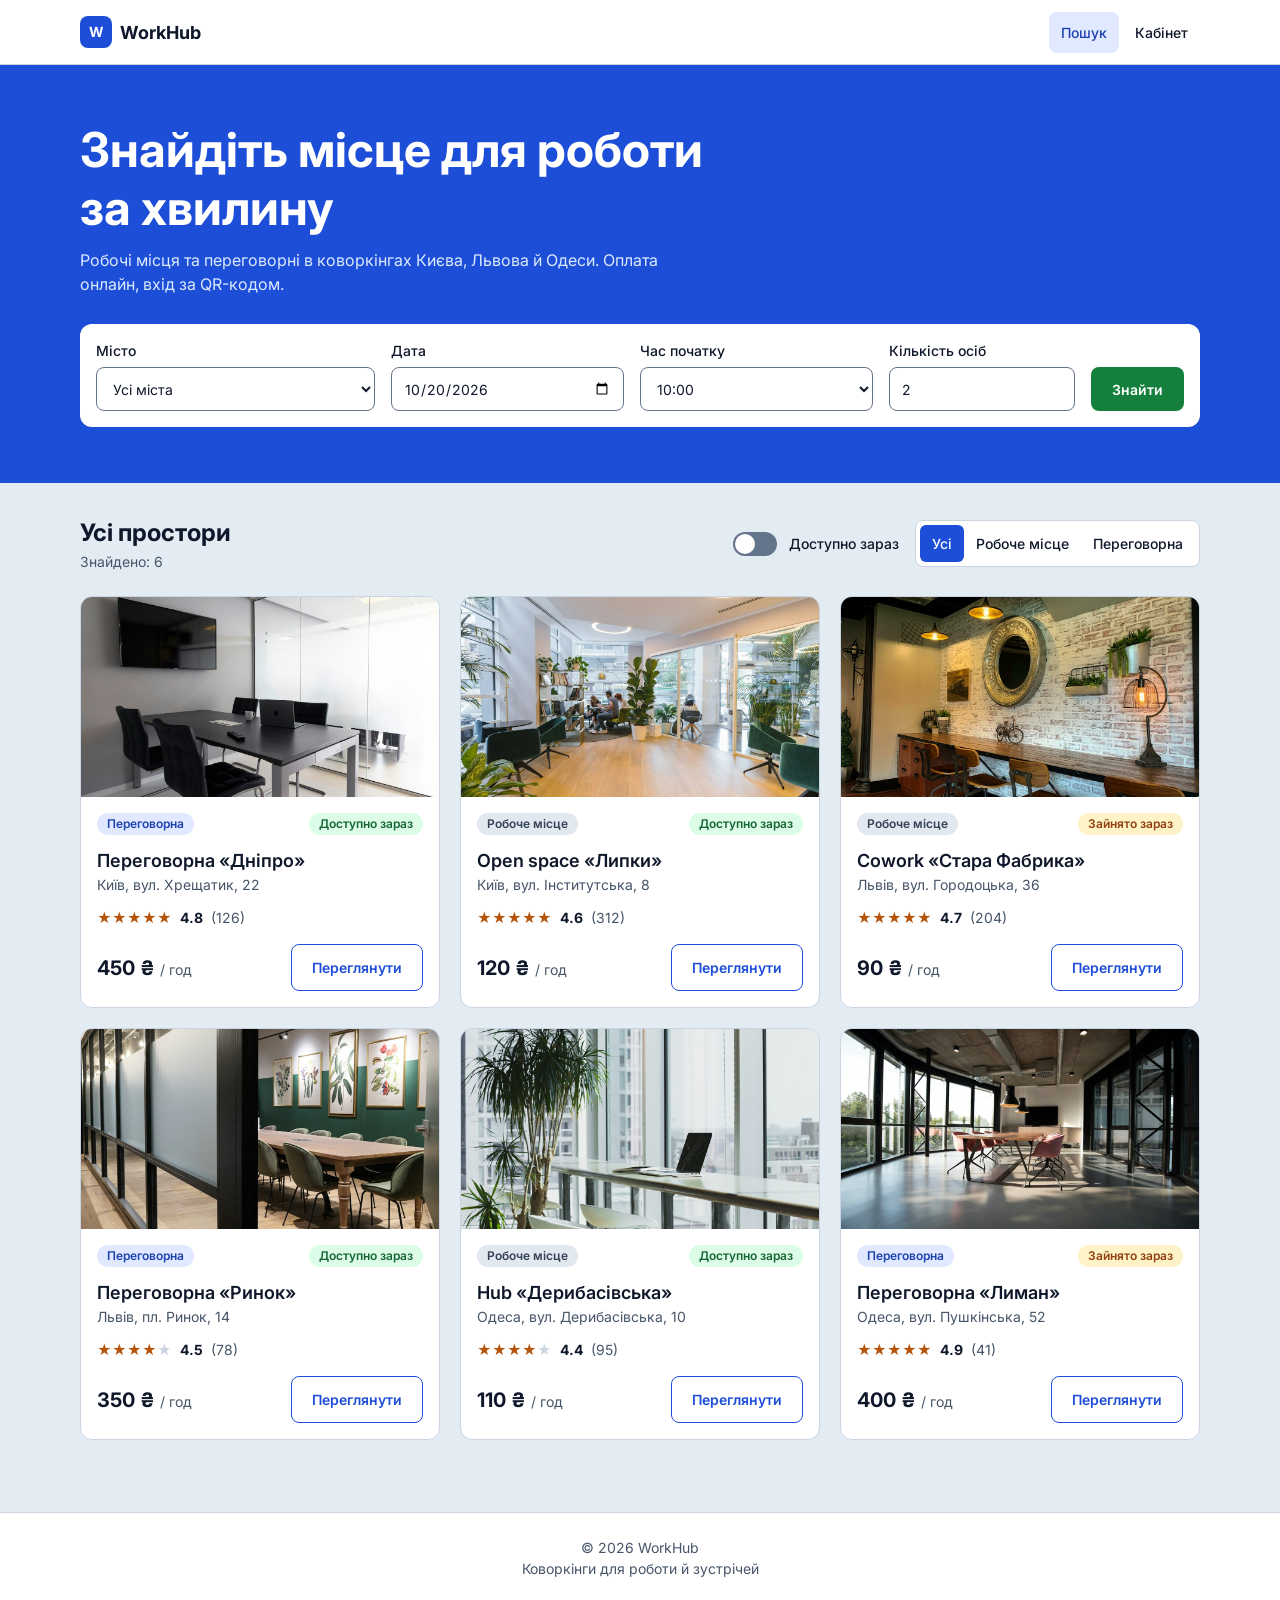
<file: index.html>
<!DOCTYPE html>
<html lang="uk">
  <head>
    <meta charset="UTF-8">
    <meta name="viewport" content="width=device-width, initial-scale=1.0">
    <title>Пошук коворкінгів — WorkHub</title>
    <link rel="stylesheet" href="https://fonts.googleapis.com/css2?family=Inter:wght@400;500;600;700&display=swap">
    <link rel="stylesheet" href="style.css">
  </head>
  <body>

    <header class="header">
      <div class="container header-inner">
        <a href="index.html" class="logo">
          <span class="logo-mark">W</span>
          WorkHub
        </a>
        <nav class="nav" aria-label="Основна навігація">
          <a href="index.html" class="active">Пошук</a>
          <a href="dashboard.html">Кабінет</a>
        </nav>
      </div>
    </header>

    <main>
      <section class="hero">
        <div class="container">
          <h1 class="hero-title">Знайдіть місце для роботи за хвилину</h1>
          <p class="hero-text">
            Робочі місця та переговорні в коворкінгах Києва, Львова й Одеси.
            Оплата онлайн, вхід за QR-кодом.
          </p>

          <form class="search-form" action="index.html" aria-label="Пошук коворкінгів">
            <div>
              <label class="label" for="q-city">Місто</label>
              <select class="input" id="q-city" name="city">
                <option value="">Усі міста</option>
                <option>Київ</option>
                <option>Львів</option>
                <option>Одеса</option>
              </select>
            </div>
            <div>
              <label class="label" for="q-date">Дата</label>
              <input class="input" id="q-date" name="date" type="date" value="2026-10-20">
            </div>
            <div>
              <label class="label" for="q-time">Час початку</label>
              <select class="input" id="q-time" name="time">
                <option>09:00</option>
                <option selected>10:00</option>
                <option>11:00</option>
                <option>12:00</option>
                <option>13:00</option>
                <option>14:00</option>
                <option>15:00</option>
                <option>16:00</option>
                <option>17:00</option>
                <option>18:00</option>
              </select>
            </div>
            <div>
              <label class="label" for="q-guests">Кількість осіб</label>
              <input class="input" id="q-guests" name="guests" type="number" value="2" min="1" max="20">
            </div>
            <button class="btn btn-accent" type="submit">Знайти</button>
          </form>
        </div>
      </section>

      <section class="container results">
        <div class="results-head">
          <div>
            <h2>Усі простори</h2>
            <p class="text-small text-muted">Знайдено: 6</p>
          </div>

          <div class="filters">
            <label class="switch">
              <input type="checkbox" class="sr-only">
              <span class="switch-track"></span>
              Доступно зараз
            </label>

            <div class="segmented">
              <label><input type="radio" name="type" class="sr-only" checked><span>Усі</span></label>
              <label><input type="radio" name="type" class="sr-only"><span>Робоче місце</span></label>
              <label><input type="radio" name="type" class="sr-only"><span>Переговорна</span></label>
            </div>
          </div>
        </div>

        <ul class="cards-grid">
          <li>
            <article class="card">
              <img class="card-photo" src="images/meetTv.jpg" alt="Переговорна «Дніпро»: переговорна у місті Київ">
              <div class="card-body">
                <div class="row row-between">
                  <span class="badge badge-blue">Переговорна</span>
                  <span class="badge badge-green">Доступно зараз</span>
                </div>
                <h3 class="card-title">Переговорна «Дніпро»</h3>
                <p class="text-small text-muted">Київ, вул. Хрещатик, 22</p>
                <div class="card-rating">
                  <span class="stars" role="img" aria-label="Рейтинг 4.8 з 5, 126 відгуків"><span class="on">★</span><span class="on">★</span><span class="on">★</span><span class="on">★</span><span class="on">★</span></span>
                  <strong>4.8</strong>
                  <span class="text-muted">(126)</span>
                </div>
                <div class="card-footer">
                  <p class="price">450 ₴ <span class="price-unit">/ год</span></p>
                  <a href="space.html" class="btn btn-outline">Переглянути</a>
                </div>
              </div>
            </article>
          </li>
          <li>
            <article class="card">
              <img class="card-photo" src="images/openPlants.jpg" alt="Open space «Липки»: робочі місця у місті Київ">
              <div class="card-body">
                <div class="row row-between">
                  <span class="badge badge-gray">Робоче місце</span>
                  <span class="badge badge-green">Доступно зараз</span>
                </div>
                <h3 class="card-title">Open space «Липки»</h3>
                <p class="text-small text-muted">Київ, вул. Інститутська, 8</p>
                <div class="card-rating">
                  <span class="stars" role="img" aria-label="Рейтинг 4.6 з 5, 312 відгуків"><span class="on">★</span><span class="on">★</span><span class="on">★</span><span class="on">★</span><span class="on">★</span></span>
                  <strong>4.6</strong>
                  <span class="text-muted">(312)</span>
                </div>
                <div class="card-footer">
                  <p class="price">120 ₴ <span class="price-unit">/ год</span></p>
                  <a href="space.html" class="btn btn-outline">Переглянути</a>
                </div>
              </div>
            </article>
          </li>
          <li>
            <article class="card">
              <img class="card-photo" src="images/loftBar.jpg" alt="Cowork «Стара Фабрика»: робочі місця у місті Львів">
              <div class="card-body">
                <div class="row row-between">
                  <span class="badge badge-gray">Робоче місце</span>
                  <span class="badge badge-amber">Зайнято зараз</span>
                </div>
                <h3 class="card-title">Cowork «Стара Фабрика»</h3>
                <p class="text-small text-muted">Львів, вул. Городоцька, 36</p>
                <div class="card-rating">
                  <span class="stars" role="img" aria-label="Рейтинг 4.7 з 5, 204 відгуків"><span class="on">★</span><span class="on">★</span><span class="on">★</span><span class="on">★</span><span class="on">★</span></span>
                  <strong>4.7</strong>
                  <span class="text-muted">(204)</span>
                </div>
                <div class="card-footer">
                  <p class="price">90 ₴ <span class="price-unit">/ год</span></p>
                  <a href="space.html" class="btn btn-outline">Переглянути</a>
                </div>
              </div>
            </article>
          </li>
          <li>
            <article class="card">
              <img class="card-photo" src="images/meetGreen.jpg" alt="Переговорна «Ринок»: переговорна у місті Львів">
              <div class="card-body">
                <div class="row row-between">
                  <span class="badge badge-blue">Переговорна</span>
                  <span class="badge badge-green">Доступно зараз</span>
                </div>
                <h3 class="card-title">Переговорна «Ринок»</h3>
                <p class="text-small text-muted">Львів, пл. Ринок, 14</p>
                <div class="card-rating">
                  <span class="stars" role="img" aria-label="Рейтинг 4.5 з 5, 78 відгуків"><span class="on">★</span><span class="on">★</span><span class="on">★</span><span class="on">★</span><span>★</span></span>
                  <strong>4.5</strong>
                  <span class="text-muted">(78)</span>
                </div>
                <div class="card-footer">
                  <p class="price">350 ₴ <span class="price-unit">/ год</span></p>
                  <a href="space.html" class="btn btn-outline">Переглянути</a>
                </div>
              </div>
            </article>
          </li>
          <li>
            <article class="card">
              <img class="card-photo" src="images/openWindow.jpg" alt="Hub «Дерибасівська»: робочі місця у місті Одеса">
              <div class="card-body">
                <div class="row row-between">
                  <span class="badge badge-gray">Робоче місце</span>
                  <span class="badge badge-green">Доступно зараз</span>
                </div>
                <h3 class="card-title">Hub «Дерибасівська»</h3>
                <p class="text-small text-muted">Одеса, вул. Дерибасівська, 10</p>
                <div class="card-rating">
                  <span class="stars" role="img" aria-label="Рейтинг 4.4 з 5, 95 відгуків"><span class="on">★</span><span class="on">★</span><span class="on">★</span><span class="on">★</span><span>★</span></span>
                  <strong>4.4</strong>
                  <span class="text-muted">(95)</span>
                </div>
                <div class="card-footer">
                  <p class="price">110 ₴ <span class="price-unit">/ год</span></p>
                  <a href="space.html" class="btn btn-outline">Переглянути</a>
                </div>
              </div>
            </article>
          </li>
          <li>
            <article class="card">
              <img class="card-photo" src="images/meetPink.jpg" alt="Переговорна «Лиман»: переговорна у місті Одеса">
              <div class="card-body">
                <div class="row row-between">
                  <span class="badge badge-blue">Переговорна</span>
                  <span class="badge badge-amber">Зайнято зараз</span>
                </div>
                <h3 class="card-title">Переговорна «Лиман»</h3>
                <p class="text-small text-muted">Одеса, вул. Пушкінська, 52</p>
                <div class="card-rating">
                  <span class="stars" role="img" aria-label="Рейтинг 4.9 з 5, 41 відгуків"><span class="on">★</span><span class="on">★</span><span class="on">★</span><span class="on">★</span><span class="on">★</span></span>
                  <strong>4.9</strong>
                  <span class="text-muted">(41)</span>
                </div>
                <div class="card-footer">
                  <p class="price">400 ₴ <span class="price-unit">/ год</span></p>
                  <a href="space.html" class="btn btn-outline">Переглянути</a>
                </div>
              </div>
            </article>
          </li>
        </ul>
      </section>
    </main>

    <footer class="footer">
      <p>© 2026 WorkHub</p>
      <p>Коворкінги для роботи й зустрічей</p>
    </footer>

    <script src="script.js" defer></script>
  </body>
</html>
</file>
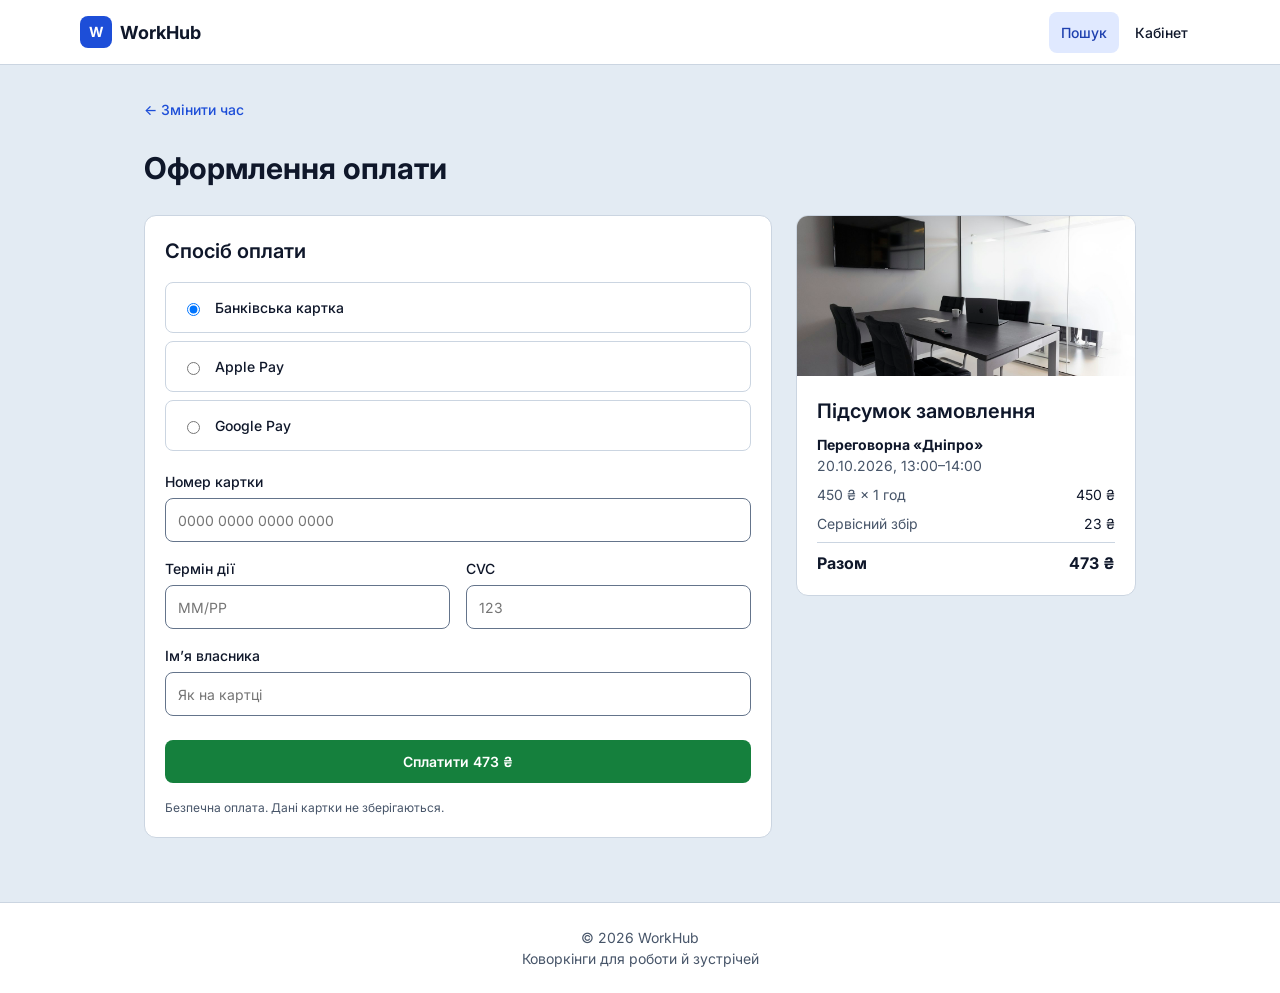
<file: checkout.html>
<!DOCTYPE html>
<html lang="uk">
  <head>
    <meta charset="UTF-8">
    <meta name="viewport" content="width=device-width, initial-scale=1.0">
    <title>Оформлення оплати - WorkHub</title>
    <link rel="stylesheet" href="https://fonts.googleapis.com/css2?family=Inter:wght@400;500;600;700&display=swap">
    <link rel="stylesheet" href="style.css">
  </head>
  <body>

    <header class="header">
      <div class="container header-inner">
        <a href="index.html" class="logo">
          <span class="logo-mark">W</span>
          WorkHub
        </a>
        <nav class="nav" aria-label="Основна навігація">
          <a href="index.html" class="active">Пошук</a>
          <a href="dashboard.html">Кабінет</a>
        </nav>
      </div>
    </header>

    <main>
      <div class="container page page-narrow">
        <a href="space.html" class="back-link">← Змінити час</a>
        <h1>Оформлення оплати</h1>

        <div class="checkout mt-24">
          <form class="card card-padding" action="success.html">
            <fieldset>
              <legend class="section-title">Спосіб оплати</legend>
              <div class="mt-16">
                <label class="payment-method"><input type="radio" name="method" value="card" checked> Банківська картка</label>
              </div>
              <div class="mt-8">
                <label class="payment-method"><input type="radio" name="method" value="apple"> Apple Pay</label>
              </div>
              <div class="mt-8">
                <label class="payment-method"><input type="radio" name="method" value="google"> Google Pay</label>
              </div>
            </fieldset>

            <div class="card-fields">
              <div class="wide">
                <label class="label" for="card-num">Номер картки</label>
                <input class="input" id="card-num" type="text" inputmode="numeric" placeholder="0000 0000 0000 0000" maxlength="19">
              </div>
              <div>
                <label class="label" for="card-exp">Термін дії</label>
                <input class="input" id="card-exp" type="text" placeholder="ММ/РР" maxlength="5">
              </div>
              <div>
                <label class="label" for="card-cvc">CVC</label>
                <input class="input" id="card-cvc" type="text" inputmode="numeric" placeholder="123" maxlength="3">
              </div>
              <div class="wide">
                <label class="label" for="card-name">Ім’я власника</label>
                <input class="input" id="card-name" type="text" placeholder="Як на картці">
              </div>
            </div>

            <button class="btn btn-accent btn-full mt-24" type="submit">Сплатити 473 ₴</button>
            <p class="text-xs text-muted mt-16">Безпечна оплата. Дані картки не зберігаються.</p>
          </form>

          <aside class="card checkout-summary">
            <img class="summary-photo" src="images/meetTv.jpg" alt="">
            <div class="card-padding">
              <h2 class="section-title">Підсумок замовлення</h2>
              <p class="text-small mt-8"><strong>Переговорна «Дніпро»</strong></p>
              <p class="text-small text-muted">20.10.2026, 13:00–14:00</p>
              <dl class="summary text-small">
                <div>
                  <dt>450 ₴ × 1 год</dt>
                  <dd>450 ₴</dd>
                </div>
                <div>
                  <dt>Сервісний збір</dt>
                  <dd>23 ₴</dd>
                </div>
                <div class="total">
                  <dt>Разом</dt>
                  <dd>473 ₴</dd>
                </div>
              </dl>
            </div>
          </aside>
        </div>
      </div>
    </main>

    <footer class="footer">
      <p>© 2026 WorkHub</p>
      <p>Коворкінги для роботи й зустрічей</p>
    </footer>
    <script src="script.js" defer></script>
  </body>
</html>
</file>
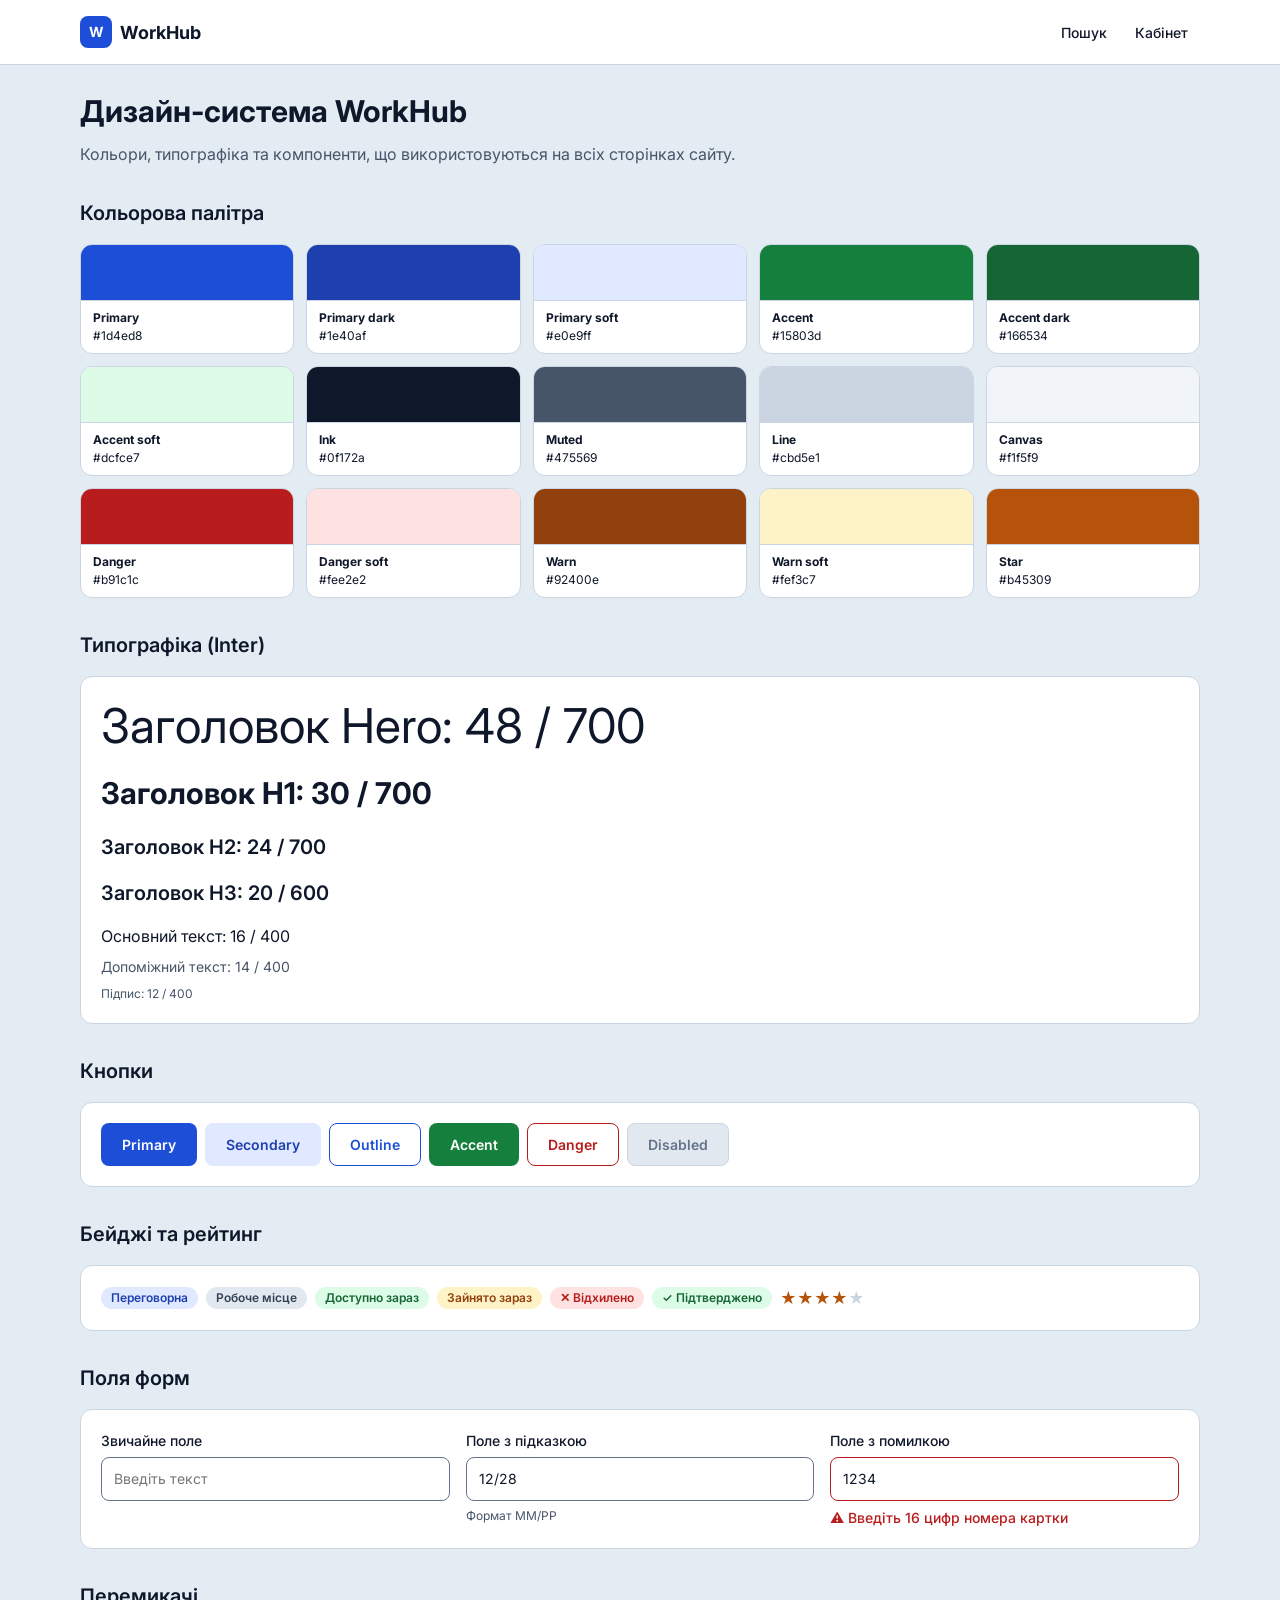
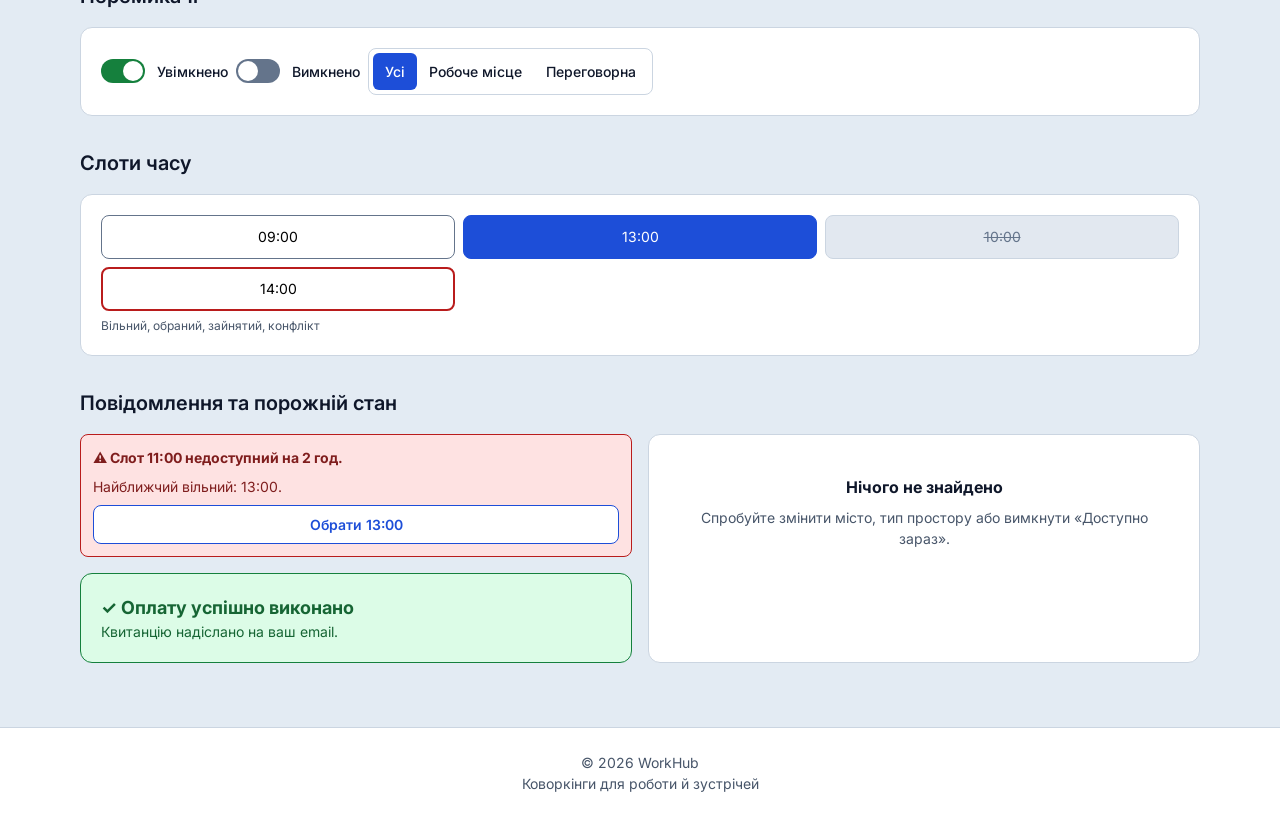
<file: components.html>
<!DOCTYPE html>
<html lang="uk">
  <head>
    <meta charset="UTF-8">
    <meta name="viewport" content="width=device-width, initial-scale=1.0">
    <title>Дизайн-система - WorkHub</title>
    <link rel="stylesheet" href="https://fonts.googleapis.com/css2?family=Inter:wght@400;500;600;700&display=swap">
    <link rel="stylesheet" href="style.css">
  </head>
  <body>

    <header class="header">
      <div class="container header-inner">
        <a href="index.html" class="logo">
          <span class="logo-mark">W</span>
          WorkHub
        </a>
        <nav class="nav" aria-label="Основна навігація">
          <a href="index.html">Пошук</a>
          <a href="dashboard.html">Кабінет</a>
        </nav>
      </div>
    </header>

    <main>
      <div class="container page">
        <h1>Дизайн-система WorkHub</h1>
        <p class="text-muted mt-8">Кольори, типографіка та компоненти, що використовуються на всіх сторінках сайту.</p>

        <section class="ds-section">
          <h2>Кольорова палітра</h2>
          <div class="swatches">
            <div class="card swatch">
              <div class="swatch-color" style="background: #1d4ed8;"></div>
              <p class="swatch-name"><strong>Primary</strong><br>#1d4ed8</p>
            </div>
            <div class="card swatch">
              <div class="swatch-color" style="background: #1e40af;"></div>
              <p class="swatch-name"><strong>Primary dark</strong><br>#1e40af</p>
            </div>
            <div class="card swatch">
              <div class="swatch-color" style="background: #e0e9ff;"></div>
              <p class="swatch-name"><strong>Primary soft</strong><br>#e0e9ff</p>
            </div>
            <div class="card swatch">
              <div class="swatch-color" style="background: #15803d;"></div>
              <p class="swatch-name"><strong>Accent</strong><br>#15803d</p>
            </div>
            <div class="card swatch">
              <div class="swatch-color" style="background: #166534;"></div>
              <p class="swatch-name"><strong>Accent dark</strong><br>#166534</p>
            </div>
            <div class="card swatch">
              <div class="swatch-color" style="background: #dcfce7;"></div>
              <p class="swatch-name"><strong>Accent soft</strong><br>#dcfce7</p>
            </div>
            <div class="card swatch">
              <div class="swatch-color" style="background: #0f172a;"></div>
              <p class="swatch-name"><strong>Ink</strong><br>#0f172a</p>
            </div>
            <div class="card swatch">
              <div class="swatch-color" style="background: #475569;"></div>
              <p class="swatch-name"><strong>Muted</strong><br>#475569</p>
            </div>
            <div class="card swatch">
              <div class="swatch-color" style="background: #cbd5e1;"></div>
              <p class="swatch-name"><strong>Line</strong><br>#cbd5e1</p>
            </div>
            <div class="card swatch">
              <div class="swatch-color" style="background: #f1f5f9;"></div>
              <p class="swatch-name"><strong>Canvas</strong><br>#f1f5f9</p>
            </div>
            <div class="card swatch">
              <div class="swatch-color" style="background: #b91c1c;"></div>
              <p class="swatch-name"><strong>Danger</strong><br>#b91c1c</p>
            </div>
            <div class="card swatch">
              <div class="swatch-color" style="background: #fee2e2;"></div>
              <p class="swatch-name"><strong>Danger soft</strong><br>#fee2e2</p>
            </div>
            <div class="card swatch">
              <div class="swatch-color" style="background: #92400e;"></div>
              <p class="swatch-name"><strong>Warn</strong><br>#92400e</p>
            </div>
            <div class="card swatch">
              <div class="swatch-color" style="background: #fef3c7;"></div>
              <p class="swatch-name"><strong>Warn soft</strong><br>#fef3c7</p>
            </div>
            <div class="card swatch">
              <div class="swatch-color" style="background: #b45309;"></div>
              <p class="swatch-name"><strong>Star</strong><br>#b45309</p>
            </div>
          </div>
        </section>

        <section class="ds-section">
          <h2>Типографіка (Inter)</h2>
          <div class="card card-padding">
            <p class="hero-title">Заголовок Hero: 48 / 700</p>
            <h1 class="mt-16">Заголовок H1: 30 / 700</h1>
            <h2 class="mt-16">Заголовок H2: 24 / 700</h2>
            <h3 class="mt-16">Заголовок H3: 20 / 600</h3>
            <p class="mt-16">Основний текст: 16 / 400</p>
            <p class="text-small text-muted mt-8">Допоміжний текст: 14 / 400</p>
            <p class="text-xs text-muted mt-8">Підпис: 12 / 400</p>
          </div>
        </section>

        <section class="ds-section">
          <h2>Кнопки</h2>
          <div class="card card-padding row row-wrap">
            <button class="btn btn-primary" type="button">Primary</button>
            <button class="btn btn-secondary" type="button">Secondary</button>
            <button class="btn btn-outline" type="button">Outline</button>
            <button class="btn btn-accent" type="button">Accent</button>
            <button class="btn btn-danger" type="button">Danger</button>
            <button class="btn btn-primary" type="button" disabled>Disabled</button>
          </div>
        </section>

        <section class="ds-section">
          <h2>Бейджі та рейтинг</h2>
          <div class="card card-padding row row-wrap">
            <span class="badge badge-blue">Переговорна</span>
            <span class="badge badge-gray">Робоче місце</span>
            <span class="badge badge-green">Доступно зараз</span>
            <span class="badge badge-amber">Зайнято зараз</span>
            <span class="badge badge-red">✕ Відхилено</span>
            <span class="badge badge-green">✓ Підтверджено</span>
            <span class="stars" role="img" aria-label="Оцінка 4 з 5"><span class="on">★</span><span class="on">★</span><span class="on">★</span><span class="on">★</span><span>★</span></span>
          </div>
        </section>

        <section class="ds-section">
          <h2>Поля форм</h2>
          <div class="card card-padding ds-grid ds-grid-3">
            <div>
              <label class="label" for="ds-1">Звичайне поле</label>
              <input class="input" id="ds-1" type="text" placeholder="Введіть текст">
            </div>
            <div>
              <label class="label" for="ds-2">Поле з підказкою</label>
              <input class="input" id="ds-2" type="text" value="12/28">
              <p class="field-hint">Формат ММ/РР</p>
            </div>
            <div>
              <label class="label" for="ds-3">Поле з помилкою</label>
              <input class="input input-error" id="ds-3" type="text" value="1234">
              <p class="field-error">⚠ Введіть 16 цифр номера картки</p>
            </div>
          </div>
        </section>

        <section class="ds-section">
          <h2>Перемикачі</h2>
          <div class="card card-padding row row-wrap">
            <label class="switch">
              <input type="checkbox" class="sr-only" checked>
              <span class="switch-track"></span>
              Увімкнено
            </label>
            <label class="switch">
              <input type="checkbox" class="sr-only">
              <span class="switch-track"></span>
              Вимкнено
            </label>
            <div class="segmented">
              <label><input type="radio" name="ds-seg" class="sr-only" checked><span>Усі</span></label>
              <label><input type="radio" name="ds-seg" class="sr-only"><span>Робоче місце</span></label>
              <label><input type="radio" name="ds-seg" class="sr-only"><span>Переговорна</span></label>
            </div>
          </div>
        </section>

        <section class="ds-section">
          <h2>Слоти часу</h2>
          <div class="card card-padding detail-main">
            <div class="slots">
              <button class="slot" type="button">09:00</button>
              <button class="slot selected" type="button">13:00</button>
              <button class="slot" type="button" disabled>10:00</button>
              <button class="slot conflict" type="button">14:00</button>
            </div>
            <p class="field-hint">Вільний, обраний, зайнятий, конфлікт</p>
          </div>
        </section>

        <section class="ds-section">
          <h2>Повідомлення та порожній стан</h2>
          <div class="ds-grid ds-grid-2">
            <div>
              <div class="alert-error">
                <p><strong>⚠ Слот 11:00 недоступний на 2 год.</strong></p>
                <p class="mt-8">Найближчий вільний: 13:00.</p>
                <button class="btn btn-outline btn-small btn-full mt-8" type="button">Обрати 13:00</button>
              </div>
              <div class="alert-success mt-16">
                <p class="alert-title">✓ Оплату успішно виконано</p>
                <p class="text-small">Квитанцію надіслано на ваш email.</p>
              </div>
            </div>
            <div class="card empty">
              <p><strong>Нічого не знайдено</strong></p>
              <p class="text-small text-muted mt-8">Спробуйте змінити місто, тип простору або вимкнути «Доступно зараз».</p>
            </div>
          </div>
        </section>
      </div>
    </main>

    <footer class="footer">
      <p>© 2026 WorkHub</p>
      <p>Коворкінги для роботи й зустрічей</p>
    </footer>
    <script src="script.js" defer></script>
  </body>
</html>
</file>
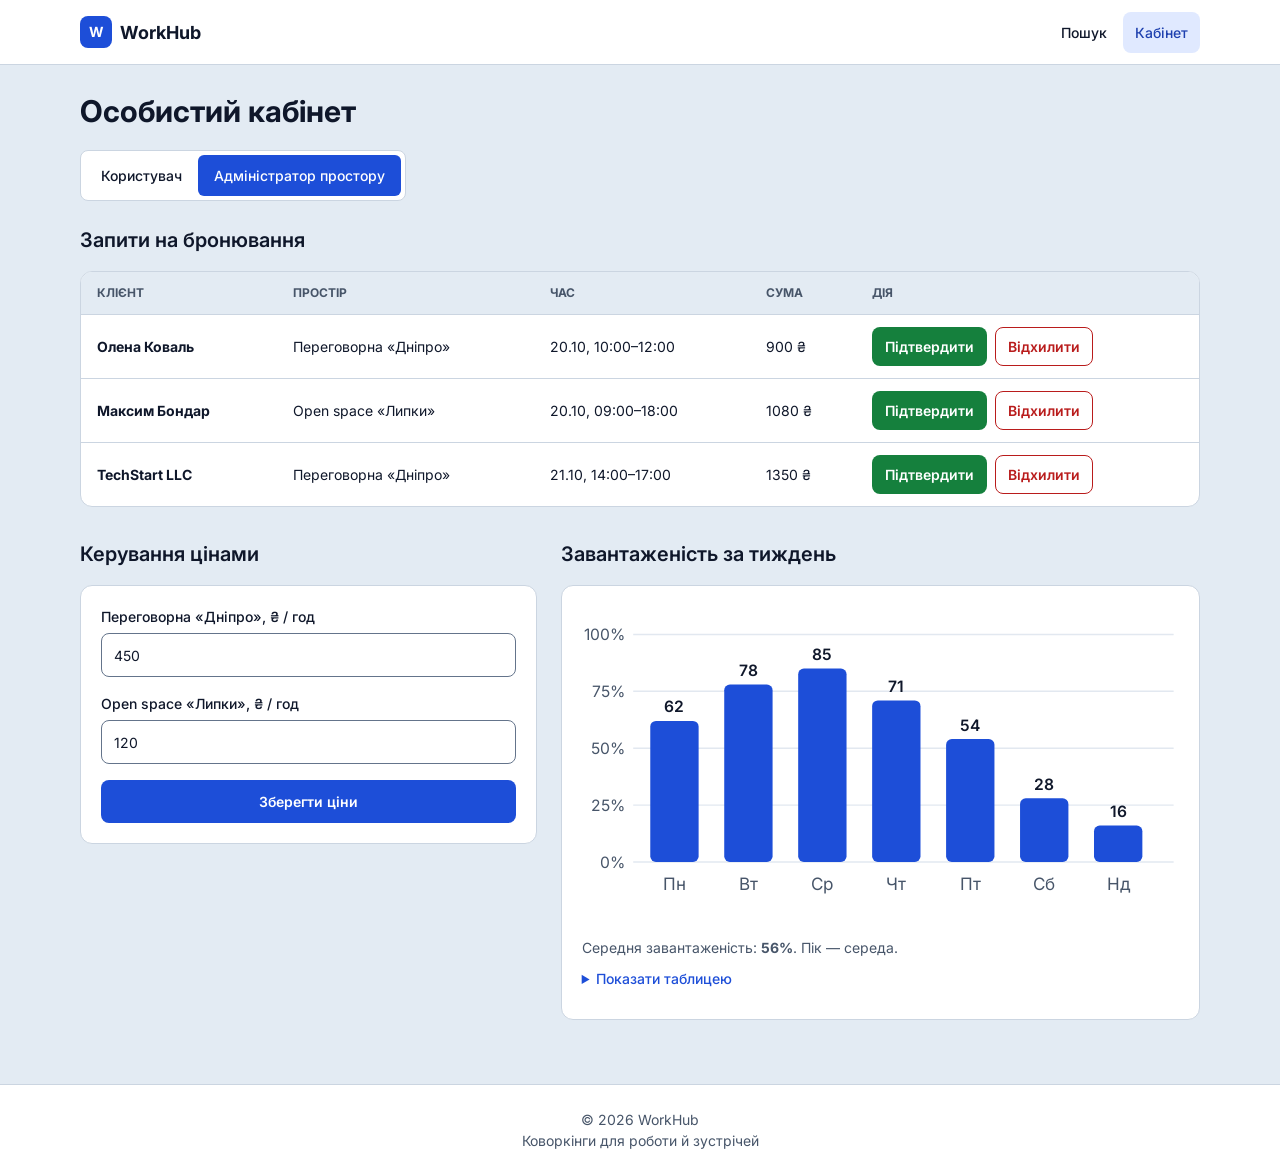
<file: dashboard-admin.html>
<!DOCTYPE html>
<html lang="uk">
  <head>
    <meta charset="UTF-8">
    <meta name="viewport" content="width=device-width, initial-scale=1.0">
    <title>Кабінет адміністратора - WorkHub</title>
    <link rel="stylesheet" href="https://fonts.googleapis.com/css2?family=Inter:wght@400;500;600;700&display=swap">
    <link rel="stylesheet" href="style.css">
  </head>
  <body>

    <header class="header">
      <div class="container header-inner">
        <a href="index.html" class="logo">
          <span class="logo-mark">W</span>
          WorkHub
        </a>
        <nav class="nav" aria-label="Основна навігація">
          <a href="index.html">Пошук</a>
          <a href="dashboard.html" class="active">Кабінет</a>
        </nav>
      </div>
    </header>

    <main>
      <div class="container page">
        <h1>Особистий кабінет</h1>

        <div class="mt-16">
          <div class="tabs">
            <a href="dashboard.html">Користувач</a>
            <a href="dashboard-admin.html" class="active">Адміністратор простору</a>
          </div>
        </div>

        <section class="mt-24">
          <h2 class="section-title">Запити на бронювання</h2>
          <div class="table-wrap mt-16">
            <table class="table">
              <caption class="sr-only">Таблиця запитів на бронювання</caption>
              <thead>
                <tr>
                  <th scope="col">Клієнт</th>
                  <th scope="col">Простір</th>
                  <th scope="col">Час</th>
                  <th scope="col">Сума</th>
                  <th scope="col">Дія</th>
                </tr>
              </thead>
              <tbody>
                <tr>
                  <th scope="row">Олена Коваль</th>
                  <td>Переговорна «Дніпро»</td>
                  <td>20.10, 10:00–12:00</td>
                  <td>900 ₴</td>
                  <td>
                    <div class="actions">
                      <button class="btn btn-accent btn-small" type="button">Підтвердити</button>
                      <button class="btn btn-danger btn-small" type="button">Відхилити</button>
                    </div>
                  </td>
                </tr>
                <tr>
                  <th scope="row">Максим Бондар</th>
                  <td>Open space «Липки»</td>
                  <td>20.10, 09:00–18:00</td>
                  <td>1080 ₴</td>
                  <td>
                    <div class="actions">
                      <button class="btn btn-accent btn-small" type="button">Підтвердити</button>
                      <button class="btn btn-danger btn-small" type="button">Відхилити</button>
                    </div>
                  </td>
                </tr>
                <tr>
                  <th scope="row">TechStart LLC</th>
                  <td>Переговорна «Дніпро»</td>
                  <td>21.10, 14:00–17:00</td>
                  <td>1350 ₴</td>
                  <td>
                    <div class="actions">
                      <button class="btn btn-accent btn-small" type="button">Підтвердити</button>
                      <button class="btn btn-danger btn-small" type="button">Відхилити</button>
                    </div>
                  </td>
                </tr>
              </tbody>
            </table>
          </div>
        </section>

        <div class="admin-grid mt-32">
          <section>
            <h2 class="section-title">Керування цінами</h2>
            <form class="card card-padding mt-16" action="dashboard-admin.html">
              <label class="label" for="p-1">Переговорна «Дніпро», ₴ / год</label>
              <input class="input" id="p-1" name="price1" type="number" min="0" value="450">

              <label class="label mt-16" for="p-2">Open space «Липки», ₴ / год</label>
              <input class="input" id="p-2" name="price2" type="number" min="0" value="120">

              <button class="btn btn-primary btn-full mt-16" type="submit">Зберегти ціни</button>
            </form>
          </section>

          <section>
            <h2 class="section-title">Завантаженість за тиждень</h2>
            <div class="card card-padding mt-16">
              <svg viewBox="0 0 420 220" role="img" aria-label="Стовпчикова діаграма завантаженості: Пн 62%, Вт 78%, Ср 85%, Чт 71%, Пт 54%, Сб 28%, Нд 16%">
                <line x1="36" x2="416" y1="180" y2="180" stroke="#e2e8f0"/>
                <text x="30" y="184" text-anchor="end" font-size="11" fill="#475569">0%</text>
                <line x1="36" x2="416" y1="140" y2="140" stroke="#e2e8f0"/>
                <text x="30" y="144" text-anchor="end" font-size="11" fill="#475569">25%</text>
                <line x1="36" x2="416" y1="100" y2="100" stroke="#e2e8f0"/>
                <text x="30" y="104" text-anchor="end" font-size="11" fill="#475569">50%</text>
                <line x1="36" x2="416" y1="60" y2="60" stroke="#e2e8f0"/>
                <text x="30" y="64" text-anchor="end" font-size="11" fill="#475569">75%</text>
                <line x1="36" x2="416" y1="20" y2="20" stroke="#e2e8f0"/>
                <text x="30" y="24" text-anchor="end" font-size="11" fill="#475569">100%</text>
                <rect x="48" y="80.8" width="34" height="99.2" rx="4" fill="#1d4ed8"/>
                <text x="65" y="74.8" text-anchor="middle" font-size="11" font-weight="600" fill="#0f172a">62</text>
                <text x="65" y="200" text-anchor="middle" font-size="12" fill="#475569">Пн</text>
                <rect x="100" y="55.2" width="34" height="124.8" rx="4" fill="#1d4ed8"/>
                <text x="117" y="49.2" text-anchor="middle" font-size="11" font-weight="600" fill="#0f172a">78</text>
                <text x="117" y="200" text-anchor="middle" font-size="12" fill="#475569">Вт</text>
                <rect x="152" y="44" width="34" height="136" rx="4" fill="#1d4ed8"/>
                <text x="169" y="38" text-anchor="middle" font-size="11" font-weight="600" fill="#0f172a">85</text>
                <text x="169" y="200" text-anchor="middle" font-size="12" fill="#475569">Ср</text>
                <rect x="204" y="66.4" width="34" height="113.6" rx="4" fill="#1d4ed8"/>
                <text x="221" y="60.4" text-anchor="middle" font-size="11" font-weight="600" fill="#0f172a">71</text>
                <text x="221" y="200" text-anchor="middle" font-size="12" fill="#475569">Чт</text>
                <rect x="256" y="93.6" width="34" height="86.4" rx="4" fill="#1d4ed8"/>
                <text x="273" y="87.6" text-anchor="middle" font-size="11" font-weight="600" fill="#0f172a">54</text>
                <text x="273" y="200" text-anchor="middle" font-size="12" fill="#475569">Пт</text>
                <rect x="308" y="135.2" width="34" height="44.8" rx="4" fill="#1d4ed8"/>
                <text x="325" y="129.2" text-anchor="middle" font-size="11" font-weight="600" fill="#0f172a">28</text>
                <text x="325" y="200" text-anchor="middle" font-size="12" fill="#475569">Сб</text>
                <rect x="360" y="154.4" width="34" height="25.6" rx="4" fill="#1d4ed8"/>
                <text x="377" y="148.4" text-anchor="middle" font-size="11" font-weight="600" fill="#0f172a">16</text>
                <text x="377" y="200" text-anchor="middle" font-size="12" fill="#475569">Нд</text>
              </svg>
              <p class="chart-note">Середня завантаженість: <strong>56%</strong>. Пік — середа.</p>

              <details>
                <summary>Показати таблицею</summary>
                <table class="chart-table">
                  <caption class="sr-only">Завантаженість по днях тижня</caption>
                  <thead>
                    <tr>
                      <th scope="col">День</th>
                      <th scope="col">Завантаженість</th>
                    </tr>
                  </thead>
                  <tbody>
                    <tr><th scope="row">Пн</th><td>62%</td></tr>
                    <tr><th scope="row">Вт</th><td>78%</td></tr>
                    <tr><th scope="row">Ср</th><td>85%</td></tr>
                    <tr><th scope="row">Чт</th><td>71%</td></tr>
                    <tr><th scope="row">Пт</th><td>54%</td></tr>
                    <tr><th scope="row">Сб</th><td>28%</td></tr>
                    <tr><th scope="row">Нд</th><td>16%</td></tr>
                  </tbody>
                </table>
              </details>
            </div>
          </section>
        </div>
      </div>
    </main>

    <footer class="footer">
      <p>© 2026 WorkHub</p>
      <p>Коворкінги для роботи й зустрічей</p>
    </footer>
    <script src="script.js" defer></script>
  </body>
</html>
</file>
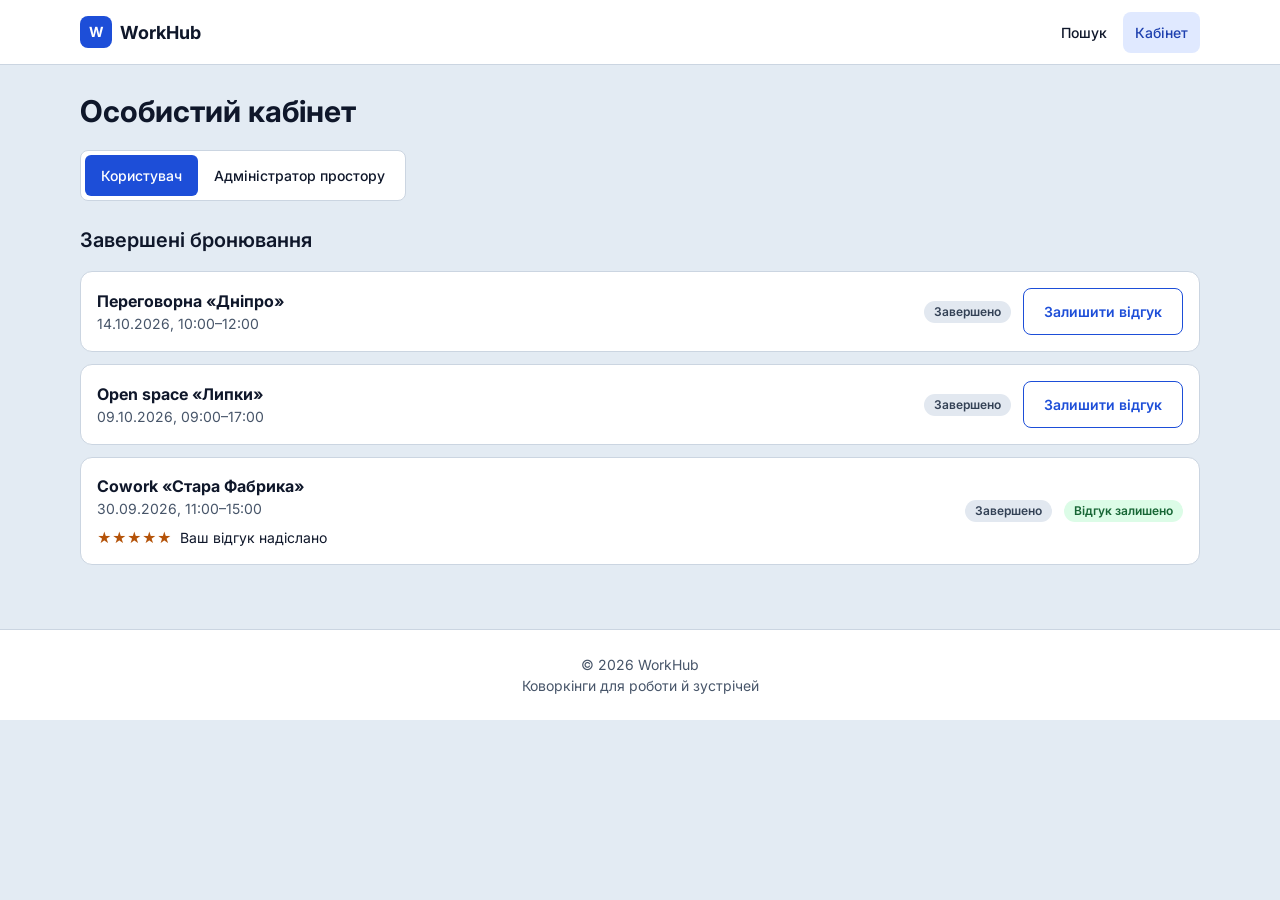
<file: dashboard.html>
<!DOCTYPE html>
<html lang="uk">
  <head>
    <meta charset="UTF-8">
    <meta name="viewport" content="width=device-width, initial-scale=1.0">
    <title>Особистий кабінет - WorkHub</title>
    <link rel="stylesheet" href="https://fonts.googleapis.com/css2?family=Inter:wght@400;500;600;700&display=swap">
    <link rel="stylesheet" href="style.css">
  </head>
  <body>

    <header class="header">
      <div class="container header-inner">
        <a href="index.html" class="logo">
          <span class="logo-mark">W</span>
          WorkHub
        </a>
        <nav class="nav" aria-label="Основна навігація">
          <a href="index.html">Пошук</a>
          <a href="dashboard.html" class="active">Кабінет</a>
        </nav>
      </div>
    </header>

    <main>
      <div class="container page">
        <h1>Особистий кабінет</h1>

        <div class="mt-16">
          <div class="tabs">
            <a href="dashboard.html" class="active">Користувач</a>
            <a href="dashboard-admin.html">Адміністратор простору</a>
          </div>
        </div>

        <section class="mt-24">
          <h2 class="section-title">Завершені бронювання</h2>
          <ul class="booking-list mt-16">
            <li>
              <article class="card booking-row">
                <div>
                  <strong>Переговорна «Дніпро»</strong>
                  <p class="text-small text-muted">14.10.2026, 10:00–12:00</p>
                </div>
                <div class="booking-actions">
                  <span class="badge badge-gray">Завершено</span>
                  <a href="#review" class="btn btn-outline">Залишити відгук</a>
                </div>
              </article>
            </li>
            <li>
              <article class="card booking-row">
                <div>
                  <strong>Open space «Липки»</strong>
                  <p class="text-small text-muted">09.10.2026, 09:00–17:00</p>
                </div>
                <div class="booking-actions">
                  <span class="badge badge-gray">Завершено</span>
                  <a href="#review" class="btn btn-outline">Залишити відгук</a>
                </div>
              </article>
            </li>
            <li>
              <article class="card booking-row">
                <div>
                  <strong>Cowork «Стара Фабрика»</strong>
                  <p class="text-small text-muted">30.09.2026, 11:00–15:00</p>
                  <p class="row text-small mt-8"><span class="stars" role="img" aria-label="Оцінка 5 з 5"><span class="on">★</span><span class="on">★</span><span class="on">★</span><span class="on">★</span><span class="on">★</span></span> Ваш відгук надіслано</p>
                </div>
                <div class="booking-actions">
                  <span class="badge badge-gray">Завершено</span>
                  <span class="badge badge-green">Відгук залишено</span>
                </div>
              </article>
            </li>
          </ul>
        </section>
      </div>

      <!-- Модальне вікно відгуку. Відкривається за посиланням #review -->
      <div class="modal" id="review" role="dialog" aria-modal="true" aria-labelledby="review-title">
        <a href="#" class="modal-backdrop" aria-label="Закрити вікно"></a>
        <div class="modal-window">
          <form action="dashboard.html">
            <div class="row row-between">
              <div>
                <h2 id="review-title">Залишити відгук</h2>
                <p class="text-small text-muted">Переговорна «Дніпро», 14.10.2026</p>
              </div>
              <a href="#" class="modal-close" aria-label="Закрити вікно">×</a>
            </div>

            <fieldset class="mt-24">
              <legend class="label">Оцінка</legend>
              <div class="rating">
                <input type="radio" name="rating" id="star5" value="5"><label for="star5" title="5 зірок">★</label>
                <input type="radio" name="rating" id="star4" value="4"><label for="star4" title="4 зірки">★</label>
                <input type="radio" name="rating" id="star3" value="3"><label for="star3" title="3 зірки">★</label>
                <input type="radio" name="rating" id="star2" value="2"><label for="star2" title="2 зірки">★</label>
                <input type="radio" name="rating" id="star1" value="1"><label for="star1" title="1 зірка">★</label>
              </div>
            </fieldset>

            <div class="mt-16">
              <label class="label" for="review-text">Коментар (необов’язково)</label>
              <textarea class="input" id="review-text" name="text" rows="4" placeholder="Що вам сподобалось або що варто покращити?"></textarea>
            </div>

            <div class="row mt-24">
              <a href="#" class="btn btn-outline">Скасувати</a>
              <button class="btn btn-primary" type="submit">Надіслати відгук</button>
            </div>
          </form>
        </div>
      </div>
    </main>

    <footer class="footer">
      <p>© 2026 WorkHub</p>
      <p>Коворкінги для роботи й зустрічей</p>
    </footer>

    <script src="script.js" defer></script>
  </body>
</html>
</file>
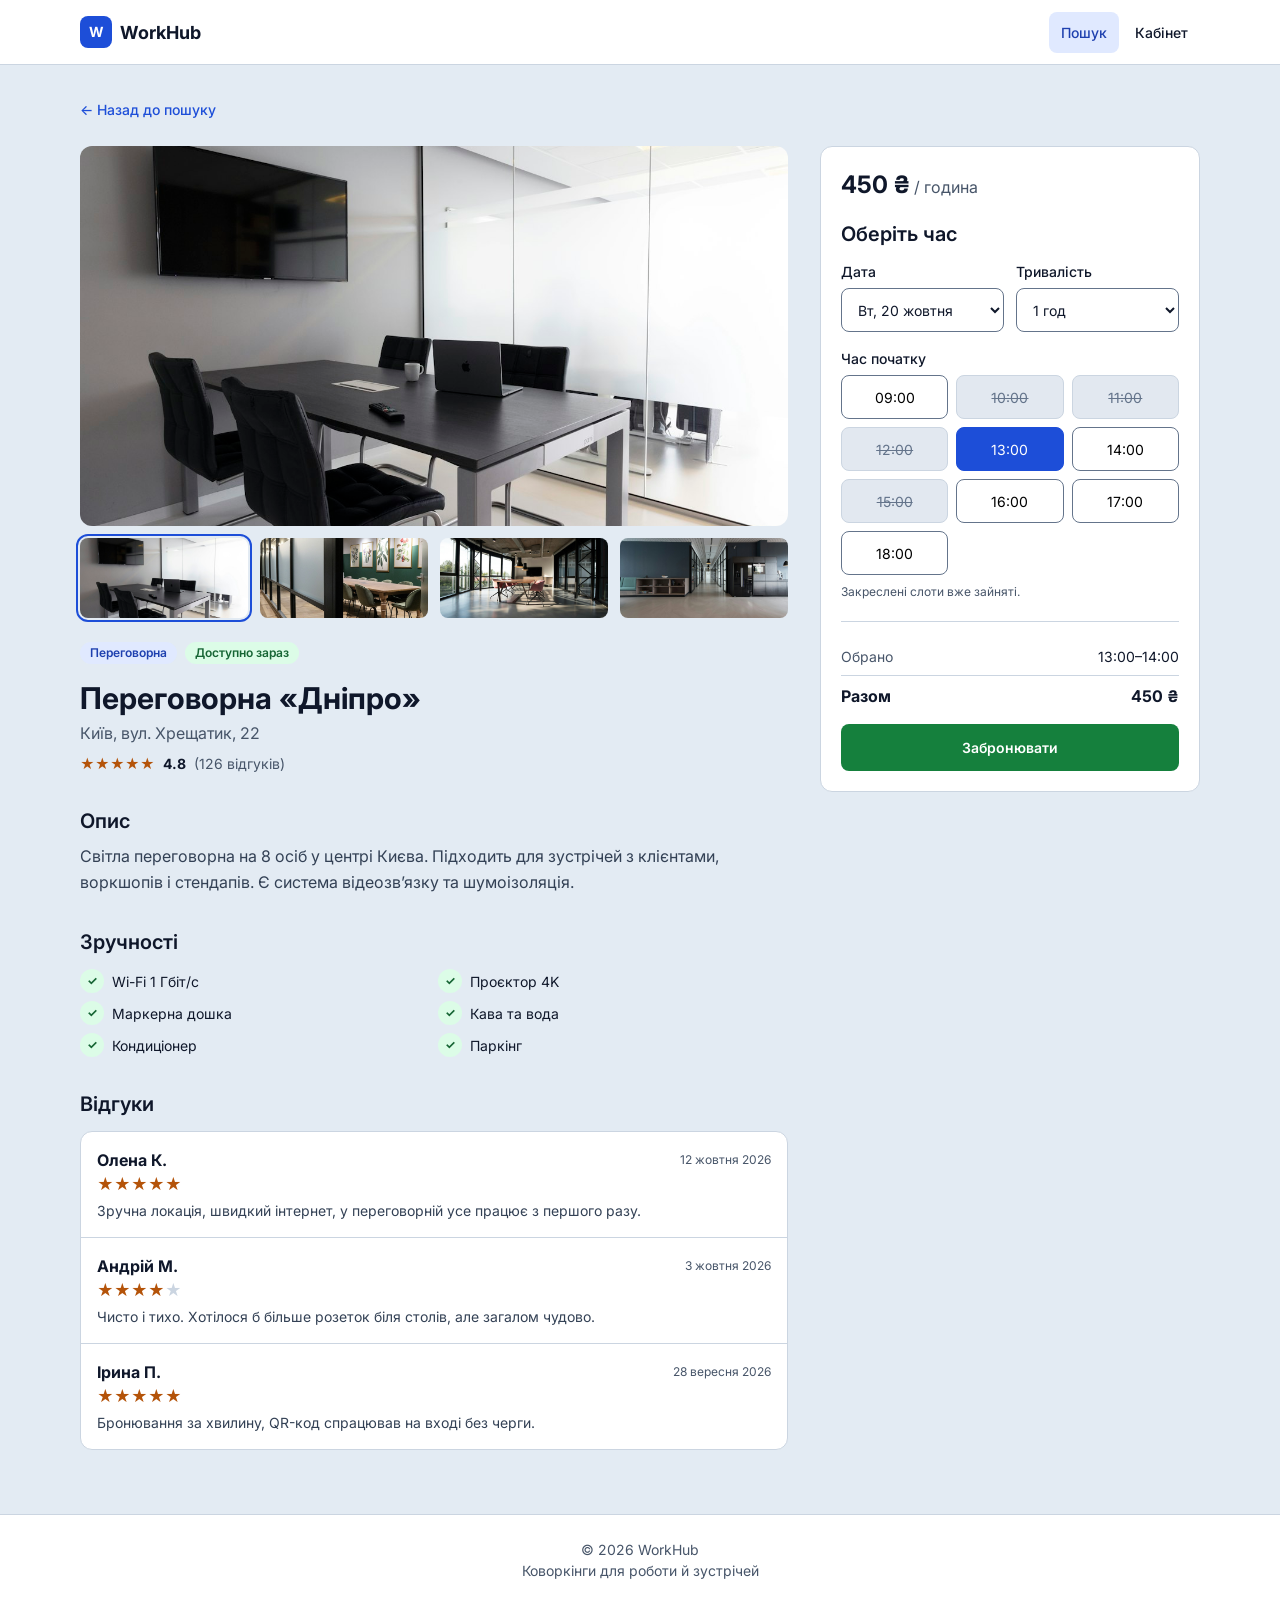
<file: space.html>
<!DOCTYPE html>
<html lang="uk">
  <head>
    <meta charset="UTF-8">
    <meta name="viewport" content="width=device-width, initial-scale=1.0">
    <title>Переговорна «Дніпро» — WorkHub</title>
    <link rel="stylesheet" href="https://fonts.googleapis.com/css2?family=Inter:wght@400;500;600;700&display=swap">
    <link rel="stylesheet" href="style.css">
  </head>
  <body>

    <header class="header">
      <div class="container header-inner">
        <a href="index.html" class="logo">
          <span class="logo-mark">W</span>
          WorkHub
        </a>
        <nav class="nav" aria-label="Основна навігація">
          <a href="index.html" class="active">Пошук</a>
          <a href="dashboard.html">Кабінет</a>
        </nav>
      </div>
    </header>

    <main>
      <div class="container page">
        <a href="index.html" class="back-link">← Назад до пошуку</a>

        <div class="detail">
          <div class="detail-main">
            <div class="gallery">
              <input type="radio" name="photo" id="photo-1" class="sr-only" checked>
              <input type="radio" name="photo" id="photo-2" class="sr-only">
              <input type="radio" name="photo" id="photo-3" class="sr-only">
              <input type="radio" name="photo" id="photo-4" class="sr-only">
              <div class="gallery-main">
                <img class="photo-1" src="images/meetTv.jpg" alt="Переговорна «Дніпро», фото 1 з 4">
                <img class="photo-2" src="images/meetGreen.jpg" alt="Переговорна «Дніпро», фото 2 з 4">
                <img class="photo-3" src="images/meetPink.jpg" alt="Переговорна «Дніпро», фото 3 з 4">
                <img class="photo-4" src="images/meetHall.jpg" alt="Переговорна «Дніпро», фото 4 з 4">
              </div>
              <div class="gallery-thumbs">
                <label for="photo-1"><img class="thumb-1" src="images/meetTv.jpg" alt="Показати фото 1"></label>
                <label for="photo-2"><img class="thumb-2" src="images/meetGreen.jpg" alt="Показати фото 2"></label>
                <label for="photo-3"><img class="thumb-3" src="images/meetPink.jpg" alt="Показати фото 3"></label>
                <label for="photo-4"><img class="thumb-4" src="images/meetHall.jpg" alt="Показати фото 4"></label>
              </div>
            </div>

            <div class="row mt-24">
              <span class="badge badge-blue">Переговорна</span>
              <span class="badge badge-green">Доступно зараз</span>
            </div>
            <h1 class="space-title">Переговорна «Дніпро»</h1>
            <p class="text-muted">Київ, вул. Хрещатик, 22</p>
            <div class="row mt-8 text-small">
              <span class="stars" role="img" aria-label="Рейтинг 4.8 з 5"><span class="on">★</span><span class="on">★</span><span class="on">★</span><span class="on">★</span><span class="on">★</span></span>
              <strong>4.8</strong>
              <span class="text-muted">(126 відгуків)</span>
            </div>

            <section class="mt-32">
              <h2 class="section-title">Опис</h2>
              <p class="description">
                Світла переговорна на 8 осіб у центрі Києва. Підходить для зустрічей з клієнтами,
                воркшопів і стендапів. Є система відеозв’язку та шумоізоляція.
              </p>
            </section>

            <section class="mt-32">
              <h2 class="section-title">Зручності</h2>
              <ul class="amenities">
                <li><span class="check">✓</span>Wi-Fi 1 Гбіт/с</li>
                <li><span class="check">✓</span>Проєктор 4K</li>
                <li><span class="check">✓</span>Маркерна дошка</li>
                <li><span class="check">✓</span>Кава та вода</li>
                <li><span class="check">✓</span>Кондиціонер</li>
                <li><span class="check">✓</span>Паркінг</li>
              </ul>
            </section>

            <section class="mt-32">
              <h2 class="section-title">Відгуки</h2>
              <ul class="reviews">
                <li>
                  <div class="row row-between">
                    <strong>Олена К.</strong>
                    <span class="text-xs text-muted">12 жовтня 2026</span>
                  </div>
                  <span class="stars" role="img" aria-label="Оцінка 5 з 5"><span class="on">★</span><span class="on">★</span><span class="on">★</span><span class="on">★</span><span class="on">★</span></span>
                  <p class="review-text">Зручна локація, швидкий інтернет, у переговорній усе працює з першого разу.</p>
                </li>
                <li>
                  <div class="row row-between">
                    <strong>Андрій М.</strong>
                    <span class="text-xs text-muted">3 жовтня 2026</span>
                  </div>
                  <span class="stars" role="img" aria-label="Оцінка 4 з 5"><span class="on">★</span><span class="on">★</span><span class="on">★</span><span class="on">★</span><span>★</span></span>
                  <p class="review-text">Чисто і тихо. Хотілося б більше розеток біля столів, але загалом чудово.</p>
                </li>
                <li>
                  <div class="row row-between">
                    <strong>Ірина П.</strong>
                    <span class="text-xs text-muted">28 вересня 2026</span>
                  </div>
                  <span class="stars" role="img" aria-label="Оцінка 5 з 5"><span class="on">★</span><span class="on">★</span><span class="on">★</span><span class="on">★</span><span class="on">★</span></span>
                  <p class="review-text">Бронювання за хвилину, QR-код спрацював на вході без черги.</p>
                </li>
              </ul>
            </section>
          </div>

          <aside>
            <div class="card card-padding">
              <p>
                <span class="widget-price">450 ₴</span>
                <span class="text-muted">/ година</span>
              </p>
              <h2 class="section-title mt-16">Оберіть час</h2>

              <div class="widget-fields">
                <div>
                  <label class="label" for="w-date">Дата</label>
                  <select class="input" id="w-date">
                    <option>Вт, 20 жовтня</option>
                    <option>Ср, 21 жовтня</option>
                    <option>Чт, 22 жовтня</option>
                  </select>
                </div>
                <div>
                  <label class="label" for="w-dur">Тривалість</label>
                  <select class="input" id="w-dur">
                    <option>1 год</option>
                    <option>2 год</option>
                    <option>3 год</option>
                    <option>4 год</option>
                  </select>
                </div>
              </div>

              <fieldset class="mt-16">
                <legend class="label">Час початку</legend>
                <div class="slots">
                  <button class="slot" type="button">09:00</button>
                  <button class="slot" type="button" disabled>10:00</button>
                  <button class="slot" type="button" disabled>11:00</button>
                  <button class="slot" type="button" disabled>12:00</button>
                  <button class="slot selected" type="button">13:00</button>
                  <button class="slot" type="button">14:00</button>
                  <button class="slot" type="button" disabled>15:00</button>
                  <button class="slot" type="button">16:00</button>
                  <button class="slot" type="button">17:00</button>
                  <button class="slot" type="button">18:00</button>
                </div>
                <p class="text-xs text-muted mt-8">Закреслені слоти вже зайняті.</p>
              </fieldset>

              <dl class="summary widget-summary">
                <div>
                  <dt>Обрано</dt>
                  <dd>13:00–14:00</dd>
                </div>
                <div class="total">
                  <dt>Разом</dt>
                  <dd>450 ₴</dd>
                </div>
              </dl>

              <a href="checkout.html" class="btn btn-accent btn-full mt-16">Забронювати</a>
            </div>
          </aside>
        </div>
      </div>
    </main>

    <footer class="footer">
      <p>© 2026 WorkHub</p>
      <p>Коворкінги для роботи й зустрічей</p>
    </footer>

    <script src="script.js" defer></script>
  </body>
</html>
</file>
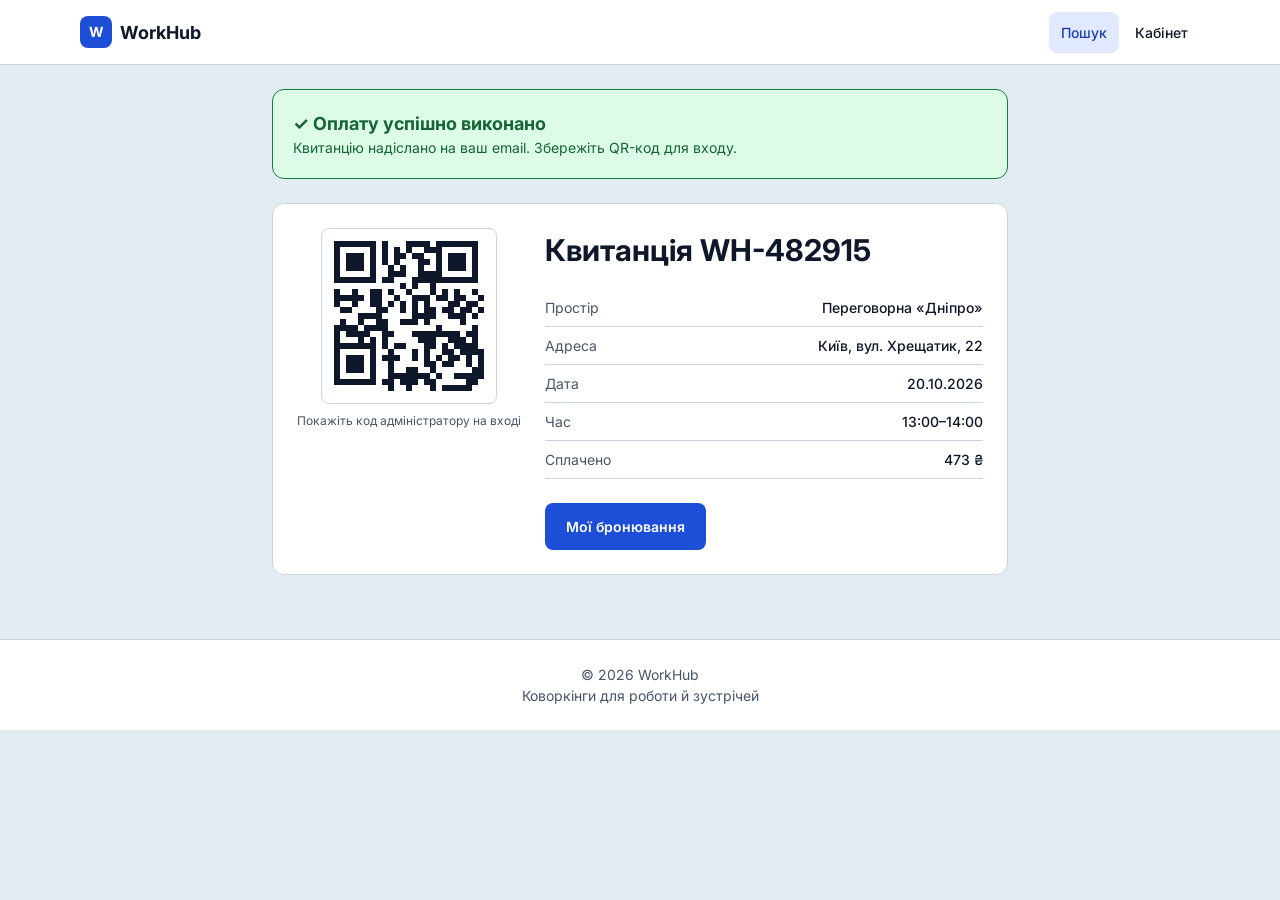
<file: success.html>
<!DOCTYPE html>
<html lang="uk">
  <head>
    <meta charset="UTF-8">
    <meta name="viewport" content="width=device-width, initial-scale=1.0">
    <title>Квитанція — WorkHub</title>
    <link rel="stylesheet" href="https://fonts.googleapis.com/css2?family=Inter:wght@400;500;600;700&display=swap">
    <link rel="stylesheet" href="style.css">
  </head>
  <body>

    <header class="header">
      <div class="container header-inner">
        <a href="index.html" class="logo">
          <span class="logo-mark">W</span>
          WorkHub
        </a>
        <nav class="nav" aria-label="Основна навігація">
          <a href="index.html" class="active">Пошук</a>
          <a href="dashboard.html">Кабінет</a>
        </nav>
      </div>
    </header>

    <main>
      <div class="container page page-medium">
        <div class="alert-success" role="status">
          <p class="alert-title">✓ Оплату успішно виконано</p>
          <p class="text-small">Квитанцію надіслано на ваш email. Збережіть QR-код для входу.</p>
        </div>

        <div class="card receipt mt-24">
          <div class="receipt-qr">
            <svg class="qr" viewBox="-2 -2 29 29" role="img" aria-label="QR-код для входу в коворкінг">
              <path fill="#0f172a" d="M0 0h1v1h-1zM1 0h1v1h-1zM2 0h1v1h-1zM3 0h1v1h-1zM4 0h1v1h-1zM5 0h1v1h-1zM6 0h1v1h-1zM8 0h1v1h-1zM12 0h1v1h-1zM13 0h1v1h-1zM14 0h1v1h-1zM15 0h1v1h-1zM17 0h1v1h-1zM18 0h1v1h-1zM19 0h1v1h-1zM20 0h1v1h-1zM21 0h1v1h-1zM22 0h1v1h-1zM23 0h1v1h-1zM0 1h1v1h-1zM6 1h1v1h-1zM8 1h1v1h-1zM10 1h1v1h-1zM12 1h1v1h-1zM15 1h1v1h-1zM16 1h1v1h-1zM17 1h1v1h-1zM23 1h1v1h-1zM0 2h1v1h-1zM2 2h1v1h-1zM3 2h1v1h-1zM4 2h1v1h-1zM6 2h1v1h-1zM8 2h1v1h-1zM10 2h1v1h-1zM11 2h1v1h-1zM13 2h1v1h-1zM14 2h1v1h-1zM17 2h1v1h-1zM19 2h1v1h-1zM20 2h1v1h-1zM21 2h1v1h-1zM23 2h1v1h-1zM0 3h1v1h-1zM2 3h1v1h-1zM3 3h1v1h-1zM4 3h1v1h-1zM6 3h1v1h-1zM8 3h1v1h-1zM10 3h1v1h-1zM14 3h1v1h-1zM15 3h1v1h-1zM17 3h1v1h-1zM19 3h1v1h-1zM20 3h1v1h-1zM21 3h1v1h-1zM23 3h1v1h-1zM0 4h1v1h-1zM2 4h1v1h-1zM3 4h1v1h-1zM4 4h1v1h-1zM6 4h1v1h-1zM9 4h1v1h-1zM11 4h1v1h-1zM14 4h1v1h-1zM17 4h1v1h-1zM19 4h1v1h-1zM20 4h1v1h-1zM21 4h1v1h-1zM23 4h1v1h-1zM0 5h1v1h-1zM6 5h1v1h-1zM9 5h1v1h-1zM10 5h1v1h-1zM11 5h1v1h-1zM14 5h1v1h-1zM15 5h1v1h-1zM16 5h1v1h-1zM17 5h1v1h-1zM23 5h1v1h-1zM0 6h1v1h-1zM1 6h1v1h-1zM2 6h1v1h-1zM3 6h1v1h-1zM4 6h1v1h-1zM5 6h1v1h-1zM6 6h1v1h-1zM8 6h1v1h-1zM9 6h1v1h-1zM13 6h1v1h-1zM14 6h1v1h-1zM15 6h1v1h-1zM16 6h1v1h-1zM17 6h1v1h-1zM18 6h1v1h-1zM19 6h1v1h-1zM20 6h1v1h-1zM21 6h1v1h-1zM22 6h1v1h-1zM23 6h1v1h-1zM11 7h1v1h-1zM13 7h1v1h-1zM16 7h1v1h-1zM0 8h1v1h-1zM3 8h1v1h-1zM6 8h1v1h-1zM7 8h1v1h-1zM9 8h1v1h-1zM12 8h1v1h-1zM16 8h1v1h-1zM18 8h1v1h-1zM20 8h1v1h-1zM23 8h1v1h-1zM0 9h1v1h-1zM1 9h1v1h-1zM2 9h1v1h-1zM3 9h1v1h-1zM4 9h1v1h-1zM6 9h1v1h-1zM7 9h1v1h-1zM10 9h1v1h-1zM13 9h1v1h-1zM14 9h1v1h-1zM15 9h1v1h-1zM17 9h1v1h-1zM18 9h1v1h-1zM20 9h1v1h-1zM21 9h1v1h-1zM24 9h1v1h-1zM0 10h1v1h-1zM3 10h1v1h-1zM6 10h1v1h-1zM7 10h1v1h-1zM9 10h1v1h-1zM11 10h1v1h-1zM13 10h1v1h-1zM15 10h1v1h-1zM19 10h1v1h-1zM20 10h1v1h-1zM22 10h1v1h-1zM23 10h1v1h-1zM1 11h1v1h-1zM2 11h1v1h-1zM7 11h1v1h-1zM8 11h1v1h-1zM11 11h1v1h-1zM13 11h1v1h-1zM15 11h1v1h-1zM16 11h1v1h-1zM18 11h1v1h-1zM19 11h1v1h-1zM21 11h1v1h-1zM22 11h1v1h-1zM24 11h1v1h-1zM4 12h1v1h-1zM5 12h1v1h-1zM6 12h1v1h-1zM7 12h1v1h-1zM13 12h1v1h-1zM14 12h1v1h-1zM15 12h1v1h-1zM16 12h1v1h-1zM19 12h1v1h-1zM20 12h1v1h-1zM21 12h1v1h-1zM23 12h1v1h-1zM1 13h1v1h-1zM4 13h1v1h-1zM7 13h1v1h-1zM8 13h1v1h-1zM11 13h1v1h-1zM12 13h1v1h-1zM13 13h1v1h-1zM15 13h1v1h-1zM21 13h1v1h-1zM0 14h1v1h-1zM1 14h1v1h-1zM2 14h1v1h-1zM3 14h1v1h-1zM5 14h1v1h-1zM6 14h1v1h-1zM7 14h1v1h-1zM8 14h1v1h-1zM17 14h1v1h-1zM23 14h1v1h-1zM0 15h1v1h-1zM2 15h1v1h-1zM3 15h1v1h-1zM4 15h1v1h-1zM5 15h1v1h-1zM8 15h1v1h-1zM9 15h1v1h-1zM13 15h1v1h-1zM14 15h1v1h-1zM15 15h1v1h-1zM16 15h1v1h-1zM17 15h1v1h-1zM18 15h1v1h-1zM19 15h1v1h-1zM20 15h1v1h-1zM22 15h1v1h-1zM23 15h1v1h-1zM0 16h1v1h-1zM4 16h1v1h-1zM6 16h1v1h-1zM8 16h1v1h-1zM14 16h1v1h-1zM15 16h1v1h-1zM16 16h1v1h-1zM19 16h1v1h-1zM20 16h1v1h-1zM21 16h1v1h-1zM23 16h1v1h-1zM0 17h1v1h-1zM1 17h1v1h-1zM2 17h1v1h-1zM3 17h1v1h-1zM4 17h1v1h-1zM5 17h1v1h-1zM6 17h1v1h-1zM8 17h1v1h-1zM10 17h1v1h-1zM11 17h1v1h-1zM15 17h1v1h-1zM16 17h1v1h-1zM18 17h1v1h-1zM20 17h1v1h-1zM21 17h1v1h-1zM22 17h1v1h-1zM23 17h1v1h-1zM0 18h1v1h-1zM6 18h1v1h-1zM9 18h1v1h-1zM13 18h1v1h-1zM15 18h1v1h-1zM18 18h1v1h-1zM19 18h1v1h-1zM21 18h1v1h-1zM22 18h1v1h-1zM23 18h1v1h-1zM24 18h1v1h-1zM0 19h1v1h-1zM2 19h1v1h-1zM3 19h1v1h-1zM4 19h1v1h-1zM6 19h1v1h-1zM8 19h1v1h-1zM9 19h1v1h-1zM10 19h1v1h-1zM13 19h1v1h-1zM15 19h1v1h-1zM17 19h1v1h-1zM19 19h1v1h-1zM20 19h1v1h-1zM22 19h1v1h-1zM24 19h1v1h-1zM0 20h1v1h-1zM2 20h1v1h-1zM3 20h1v1h-1zM4 20h1v1h-1zM6 20h1v1h-1zM9 20h1v1h-1zM15 20h1v1h-1zM16 20h1v1h-1zM18 20h1v1h-1zM19 20h1v1h-1zM22 20h1v1h-1zM24 20h1v1h-1zM0 21h1v1h-1zM2 21h1v1h-1zM3 21h1v1h-1zM4 21h1v1h-1zM6 21h1v1h-1zM9 21h1v1h-1zM12 21h1v1h-1zM13 21h1v1h-1zM16 21h1v1h-1zM23 21h1v1h-1zM24 21h1v1h-1zM0 22h1v1h-1zM6 22h1v1h-1zM9 22h1v1h-1zM10 22h1v1h-1zM11 22h1v1h-1zM12 22h1v1h-1zM13 22h1v1h-1zM14 22h1v1h-1zM15 22h1v1h-1zM17 22h1v1h-1zM20 22h1v1h-1zM21 22h1v1h-1zM22 22h1v1h-1zM23 22h1v1h-1zM24 22h1v1h-1zM0 23h1v1h-1zM1 23h1v1h-1zM2 23h1v1h-1zM3 23h1v1h-1zM4 23h1v1h-1zM5 23h1v1h-1zM6 23h1v1h-1zM8 23h1v1h-1zM9 23h1v1h-1zM11 23h1v1h-1zM12 23h1v1h-1zM13 23h1v1h-1zM15 23h1v1h-1zM16 23h1v1h-1zM22 23h1v1h-1zM23 23h1v1h-1zM9 24h1v1h-1zM12 24h1v1h-1zM16 24h1v1h-1zM18 24h1v1h-1zM19 24h1v1h-1zM20 24h1v1h-1zM21 24h1v1h-1zM22 24h1v1h-1z"/>
            </svg>
            <p class="text-xs text-muted">Покажіть код адміністратору на вході</p>
          </div>
          <div>
            <h1>Квитанція WH-482915</h1>
            <dl class="receipt-list text-small mt-16">
              <div><dt class="text-muted">Простір</dt><dd>Переговорна «Дніпро»</dd></div>
              <div><dt class="text-muted">Адреса</dt><dd>Київ, вул. Хрещатик, 22</dd></div>
              <div><dt class="text-muted">Дата</dt><dd>20.10.2026</dd></div>
              <div><dt class="text-muted">Час</dt><dd>13:00–14:00</dd></div>
              <div><dt class="text-muted">Сплачено</dt><dd>473 ₴</dd></div>
            </dl>
            <div class="row row-wrap mt-24">
              <a href="dashboard.html" class="btn btn-primary">Мої бронювання</a>
            </div>
          </div>
        </div>
      </div>
    </main>

    <footer class="footer">
      <p>© 2026 WorkHub</p>
      <p>Коворкінги для роботи й зустрічей</p>
    </footer>

    <script src="script.js" defer></script>
  </body>
</html>
</file>
<file: style.css>
/*
1. color
2. global style
3. header / footer
4. Items
5. searching page
6. detail page
7. dashboard
8. adaptability
9. new transition


 1. color */
:root {
  --primary: #1d4ed8;
  --primary-dark: #1e40af;
  --primary-soft: #e0e9ff;
  --accent: #15803d;
  --accent-dark: #166534;
  --accent-soft: #dcfce7;
  --ink: #0f172a;
  --text: #334155;
  --muted: #475569;
  --line: #cbd5e1;
  --canvas: #e3ebf3;   /* 1. #e3ebf3  2. #f1f5f9  */
  --danger: #b91c1c;
  --warn: #92400e;
  --warn-soft: #fef3c7;
  --gray-soft: #e2e8f0;
  --danger-soft: #fee2e2;
  --danger-text: #7f1d1d;
  --star: #b45309;
}


/* 2. global stylr */
* {
  box-sizing: border-box;
}

body {
  margin: 0;
  font-family: "Inter", Arial, sans-serif;
  font-size: 16px;
  line-height: 1.5;
  color: var(--ink);
  background: var(--canvas);
}

h1, h2, h3, p, ul, dl, dd {
  margin: 0;
}

ul {
  padding: 0;
  list-style: none;
}

img {
  display: block;
  max-width: 100%;
}

a {
  color: inherit;
}

button, input, select, textarea {
  font-family: inherit;
  font-size: 14px;
}

fieldset {
  margin: 0;
  padding: 0;
  border: none;
}

legend {
  padding: 0;
}

h1 {
  font-size: 30px;
  font-weight: 700;
}

h2 {
  font-size: 24px;
  font-weight: 700;
}

h3 {
  font-size: 20px;
  font-weight: 600;
}

.section-title {
  font-size: 20px;
  font-weight: 600;
}


.container {
  max-width: 1152px;
  margin: 0 auto;
  padding: 0 16px;
}


.sr-only {
  position: absolute;
  width: 1px;
  height: 1px;
  overflow: hidden;
  clip: rect(0 0 0 0);
}

/* width */
.page {
  padding-top: 24px;
  padding-bottom: 24px;
}

.page-narrow {
  max-width: 1024px;
}

.page-medium {
  max-width: 768px;
}

.text-muted {
  color: var(--muted);
}

.text-small {
  font-size: 14px;
}

.text-xs {
  font-size: 12px;
}

.mt-8 {
  margin-top: 8px;
}

.mt-16 {
  margin-top: 16px;
}

.mt-24 {
  margin-top: 24px;
}

.mt-32 {
  margin-top: 32px;
}

/* flexbox */
.row {
  display: flex;
  align-items: center;
  gap: 8px;
}

.row-wrap {
  flex-wrap: wrap;
}

.row-between {
  justify-content: space-between;
}


/* 3.  header / footer */
.header {
  background: white;
  border-bottom: 1px solid var(--line);
}

.header-inner {
  display: flex;
  justify-content: space-between;
  align-items: center;
  height: 64px;
}

.logo {
  display: flex;
  align-items: center;
  gap: 8px;
  font-size: 18px;
  font-weight: 700;
  text-decoration: none;
}

.logo-mark {
  width: 32px;
  height: 32px;
  line-height: 32px;
  text-align: center;
  font-size: 14px;
  color: white;
  background: var(--primary);
  border-radius: 8px;
}

.nav {
  display: flex;
  gap: 4px;
}

.nav a {
  padding: 10px 12px;
  font-size: 14px;
  font-weight: 500;
  text-decoration: none;
  border-radius: 8px;
}

.nav a.active {
  color: var(--primary-dark);
  background: var(--primary-soft);
}

.footer {
  margin-top: 40px;
  padding: 24px 16px;
  font-size: 14px;
  text-align: center;
  color: var(--muted);
  background: white;
  border-top: 1px solid var(--line);
}


/* 4. Items */

.btn {
  display: inline-block;
  padding: 12px 20px;
  font-size: 14px;
  font-weight: 600;
  text-align: center;
  text-decoration: none;
  border: 1px solid transparent;
  border-radius: 8px;
  cursor: pointer;
}

.btn-primary {
  color: white;
  background: var(--primary);
}

.btn-secondary {
  color: var(--primary-dark);
  background: var(--primary-soft);
}

.btn-accent {
  color: white;
  background: var(--accent);
}

.btn-outline {
  color: var(--primary);
  background: white;
  border-color: var(--primary);
}

.btn-danger {
  color: var(--danger);
  background: white;
  border-color: var(--danger);
}

.btn:disabled {
  color: #64748b;
  background: var(--gray-soft);
  border-color: var(--line);
  cursor: not-allowed;
}

.btn-small {
  padding: 10px 12px;
}

.btn-full {
  width: 100%;
}

.back-link {
  display: inline-block;
  margin-bottom: 16px;
  padding: 10px 0;
  font-size: 14px;
  font-weight: 500;
  color: var(--primary);
  text-decoration: none;
}

.label {
  display: block;
  margin-bottom: 6px;
  font-size: 14px;
  font-weight: 500;
}

.input {
  width: 100%;
  height: 44px;
  padding: 0 12px;
  color: var(--ink);
  background: white;
  border: 1px solid #64748b;
  border-radius: 8px;
}

textarea.input {
  height: auto;
  padding: 12px;
}

.field-hint {
  margin-top: 6px;
  font-size: 12px;
  color: var(--muted);
}

.field-error {
  margin-top: 6px;
  font-size: 14px;
  font-weight: 500;
  color: var(--danger);
}

.input-error {
  border-color: var(--danger);
}

.badge {
  display: inline-block;
  padding: 2px 10px;
  font-size: 12px;
  font-weight: 600;
  border-radius: 20px;
}

.badge-blue {
  color: var(--primary-dark);
  background: var(--primary-soft);
}

.badge-green {
  color: var(--accent-dark);
  background: var(--accent-soft);
}

.badge-amber {
  color: var(--warn);
  background: var(--warn-soft);
}

.badge-red {
  color: var(--danger);
  background: var(--danger-soft);
}

.badge-gray {
  color: var(--text);
  background: var(--gray-soft);
}

.card {
  background: white;
  border: 1px solid var(--line);
  border-radius: 12px;
}

.card-padding {
  padding: 20px;
}

.stars {
  color: var(--line);
}

.stars .on {
  color: var(--star);
}

.switch {
  display: flex;
  align-items: center;
  gap: 12px;
  font-size: 14px;
  font-weight: 500;
  cursor: pointer;
}

.switch-track {
  position: relative;
  width: 44px;
  height: 24px;
  background: #64748b;
  border-radius: 12px;
}

.switch-track::after {
  content: "";
  position: absolute;
  top: 2px;
  left: 2px;
  width: 20px;
  height: 20px;
  background: white;
  border-radius: 50%;
}

.switch input:checked + .switch-track {
  background: var(--accent);
}

.switch input:checked + .switch-track::after {
  left: 22px;
}

.segmented {
  display: flex;
  padding: 4px;
  background: white;
  border: 1px solid var(--line);
  border-radius: 8px;
}

.segmented label {
  cursor: pointer;
}

.segmented span {
  display: block;
  padding: 8px 12px;
  font-size: 14px;
  font-weight: 500;
  border-radius: 6px;
}

.segmented input:checked + span {
  color: white;
  background: var(--primary);
}

.tabs {
  display: inline-flex;
  padding: 4px;
  background: white;
  border: 1px solid var(--line);
  border-radius: 8px;
}

.tabs a {
  padding: 10px 16px;
  font-size: 14px;
  font-weight: 500;
  text-decoration: none;
  border-radius: 6px;
}

.tabs a.active {
  color: white;
  background: var(--primary);
}

.slots {
  display: grid;
  grid-template-columns: 1fr 1fr 1fr;
  gap: 8px;
}

.slot {
  height: 44px;
  background: white;
  border: 1px solid #64748b;
  border-radius: 8px;
  cursor: pointer;
}

.slot.selected {
  color: white;
  background: var(--primary);
  border-color: var(--primary);
}

.slot.conflict {
  border: 2px solid var(--danger);
}

.slot:disabled {
  color: #64748b;
  background: var(--gray-soft);
  border-color: var(--line);
  text-decoration: line-through;
  cursor: not-allowed;
}

.summary div {
  display: flex;
  justify-content: space-between;
  gap: 16px;
  margin-top: 8px;
}

.summary dt {
  color: var(--muted);
}

.summary .total {
  padding-top: 8px;
  font-size: 16px;
  font-weight: 700;
  border-top: 1px solid var(--line);
}

.summary .total dt {
  color: var(--ink);
}

.alert-error {
  padding: 12px;
  font-size: 14px;
  color: var(--danger-text);
  background: var(--danger-soft);
  border: 1px solid var(--danger);
  border-radius: 8px;
}

.alert-success {
  padding: 20px;
  color: var(--accent-dark);
  background: var(--accent-soft);
  border: 1px solid var(--accent);
  border-radius: 12px;
}

.alert-title {
  font-size: 18px;
  font-weight: 700;
}

.table-wrap {
  overflow-x: auto;
  background: white;
  border: 1px solid var(--line);
  border-radius: 12px;
}

.table {
  width: 100%;
  min-width: 640px;
  border-collapse: collapse;
  font-size: 14px;
  text-align: left;
}

.table th,
.table td {
  padding: 12px 16px;
  border-bottom: 1px solid var(--line);
}

.table thead th {
  font-size: 12px;
  text-transform: uppercase;
  color: var(--muted);
  background: var(--canvas);
}

.table tbody tr:last-child th,
.table tbody tr:last-child td {
  border-bottom: none;
}


/* 5. searching page */
.hero {
  padding: 40px 0;
  color: white;
  background: var(--primary);
}

.hero-title {
  max-width: 670px;
  font-size: 30px;
  line-height: 1.2;
}

.hero-text {
  max-width: 580px;
  margin-top: 12px;
  color: #dbeafe;
}

.search-form {
  display: grid;
  grid-template-columns: 1fr;
  gap: 16px;
  margin-top: 28px;
  padding: 16px;
  color: var(--ink);
  background: white;
  border-radius: 12px;
}

.search-form .btn {
  align-self: end;
  height: 44px;
}

.results {
  padding-top: 32px;
  padding-bottom: 32px;
}

.results-head {
  display: flex;
  flex-direction: column;
  gap: 16px;
}

.filters {
  display: flex;
  flex-wrap: wrap;
  align-items: center;
  gap: 16px;
}

.cards-grid {
  display: grid;
  grid-template-columns: 1fr;
  gap: 20px;
  margin-top: 24px;
}

.cards-grid .card {
  display: flex;
  flex-direction: column;
  height: 100%;
  overflow: hidden;
}

.card-photo {
  width: 100%;
  height: 200px;
  object-fit: cover;
}

.card-body {
  display: flex;
  flex-direction: column;
  flex: 1;
  padding: 16px;
}

.card-title {
  margin-top: 12px;
  font-size: 18px;
}

.card-rating {
  display: flex;
  gap: 8px;
  margin-top: 12px;
  font-size: 14px;
}

.card-footer {
  display: flex;
  justify-content: space-between;
  align-items: center;
  margin-top: auto;
  padding-top: 16px;
}

.price {
  font-size: 20px;
  font-weight: 700;
}

.price-unit {
  font-size: 14px;
  font-weight: 400;
  color: var(--muted);
}


/*  6. detail page    */
.detail {
  display: grid;
  grid-template-columns: 1fr;
  gap: 32px;
}

.detail-main {
  min-width: 0;
}

/* gallery */
.gallery-main {
  height: 260px;
  overflow: hidden;
  background: var(--line);
  border-radius: 12px;
}

.gallery-main img {
  display: none;
  width: 100%;
  height: 100%;
  object-fit: cover;
}

#photo-1:checked ~ .gallery-main .photo-1,
#photo-2:checked ~ .gallery-main .photo-2,
#photo-3:checked ~ .gallery-main .photo-3,
#photo-4:checked ~ .gallery-main .photo-4 {
  display: block;
}

.gallery-thumbs {
  display: grid;
  grid-template-columns: 1fr 1fr 1fr 1fr;
  gap: 12px;
  margin-top: 12px;
}

.gallery-thumbs img {
  width: 100%;
  height: 60px;
  object-fit: cover;
  border-radius: 8px;
  cursor: pointer;
}

#photo-1:checked ~ .gallery-thumbs .thumb-1,
#photo-2:checked ~ .gallery-thumbs .thumb-2,
#photo-3:checked ~ .gallery-thumbs .thumb-3,
#photo-4:checked ~ .gallery-thumbs .thumb-4 {
  outline: 2px solid var(--primary);
  outline-offset: 2px;
}

.space-title {
  margin-top: 12px;
}

.description {
  max-width: 670px;
  margin-top: 8px;
  line-height: 1.6;
  color: var(--text);
}

.amenities {
  display: grid;
  grid-template-columns: 1fr;
  gap: 8px;
  margin-top: 12px;
}

.amenities li {
  display: flex;
  align-items: center;
  gap: 8px;
  font-size: 14px;
}

.check {
  width: 24px;
  height: 24px;
  line-height: 24px;
  text-align: center;
  font-size: 12px;
  font-weight: 700;
  color: var(--accent-dark);
  background: var(--accent-soft);
  border-radius: 50%;
}

.reviews {
  margin-top: 12px;
  background: white;
  border: 1px solid var(--line);
  border-radius: 12px;
}

.reviews li {
  padding: 16px;
  border-bottom: 1px solid var(--line);
}

.reviews li:last-child {
  border-bottom: none;
}

.review-text {
  margin-top: 4px;
  font-size: 14px;
  color: var(--text);
}

.widget-price {
  font-size: 24px;
  font-weight: 700;
}

.widget-fields {
  display: grid;
  grid-template-columns: 1fr 1fr;
  gap: 12px;
  margin-top: 12px;
}

.widget-summary {
  margin-top: 20px;
  padding-top: 16px;
  font-size: 14px;
  border-top: 1px solid var(--line);
}

.checkout {
  display: grid;
  grid-template-columns: 1fr;
  gap: 24px;
}

.checkout-summary {
  order: -1;
  align-self: start;
  overflow: hidden;
}

.payment-method {
  display: flex;
  align-items: center;
  gap: 12px;
  padding: 14px 16px;
  font-size: 14px;
  font-weight: 500;
  border: 1px solid var(--line);
  border-radius: 8px;
  cursor: pointer;
}

.card-fields {
  display: grid;
  grid-template-columns: 1fr 1fr;
  gap: 16px;
  margin-top: 20px;
}

.wide {
  grid-column: 1 / 3;
}

.summary-photo {
  width: 100%;
  height: 160px;
  object-fit: cover;
}

.receipt {
  display: grid;
  grid-template-columns: 1fr;
  gap: 24px;
  padding: 24px;
}

.receipt-qr {
  display: flex;
  flex-direction: column;
  align-items: center;
  gap: 8px;
}

.qr {
  width: 176px;
  height: 176px;
  border: 1px solid var(--line);
  border-radius: 8px;
}

.receipt-list div {
  display: flex;
  justify-content: space-between;
  gap: 16px;
  padding: 8px 0;
  border-bottom: 1px solid var(--line);
}

.receipt-list dd {
  font-weight: 500;
  text-align: right;
}


/* 7. dashboard */
.dashboard {
  padding-top: 32px;
  padding-bottom: 32px;
}

.booking-row {
  display: flex;
  flex-direction: column;
  gap: 12px;
  padding: 16px;
}

.booking-actions {
  display: flex;
  flex-wrap: wrap;
  align-items: center;
  gap: 12px;
}

.booking-list li {
  margin-top: 12px;
}

.actions {
  display: flex;
  gap: 8px;
}

.admin-grid {
  display: grid;
  grid-template-columns: 1fr;
  gap: 24px;
}

.chart-note {
  margin-top: 12px;
  font-size: 14px;
  color: var(--muted);
}

.chart-table {
  width: 100%;
  font-size: 14px;
  border-collapse: collapse;
}

.chart-table th,
.chart-table td {
  padding: 8px 0;
  text-align: left;
  border-top: 1px solid var(--line);
}

summary {
  padding: 10px 0;
  font-size: 14px;
  font-weight: 500;
  color: var(--primary);
  cursor: pointer;
}

.modal {
  display: none;
  position: fixed;
  top: 0;
  left: 0;
  width: 100%;
  height: 100%;
  align-items: center;
  justify-content: center;
  padding: 16px;
  background: rgba(15, 23, 42, 0.6);
}

.modal:target {
  display: flex;
}

.modal-backdrop {
  position: absolute;
  top: 0;
  left: 0;
  width: 100%;
  height: 100%;
}

.modal-window {
  position: relative;
  width: 100%;
  max-width: 448px;
  padding: 24px;
  background: white;
  border-radius: 12px;
}

.modal-close {
  width: 40px;
  height: 40px;
  line-height: 40px;
  text-align: center;
  font-size: 24px;
  text-decoration: none;
}

.rating {
  position: relative;
  display: flex;
  flex-direction: row-reverse;
  justify-content: flex-end;
  gap: 4px;
}

.rating input {
  position: absolute;
  opacity: 0;
}

.rating label {
  width: 44px;
  height: 44px;
  line-height: 44px;
  text-align: center;
  font-size: 30px;
  color: #94a3b8;
  cursor: pointer;
}

.rating input:checked ~ label {
  color: var(--star);
}


.ds-section {
  margin-top: 32px;
}

.ds-section h2 {
  margin-bottom: 16px;
  font-size: 20px;
  font-weight: 600;
}

.swatches {
  display: grid;
  grid-template-columns: 1fr 1fr;
  gap: 12px;
}

.swatch {
  overflow: hidden;
}

.swatch-color {
  height: 56px;
  border-bottom: 1px solid var(--line);
}

.swatch-name {
  padding: 8px 12px;
  font-size: 12px;
}

.ds-grid {
  display: grid;
  grid-template-columns: 1fr;
  gap: 16px;
}

.empty {
  padding: 40px;
  text-align: center;
}


/* 8. adaptability */

@media (min-width: 768px) {
  .hero {
    padding: 56px 0;
  }

  .hero-title {
    font-size: 48px;
  }

  .search-form {
    grid-template-columns: 1fr 1fr;
  }

  .search-form .btn {
    grid-column: 1 / 3;
  }

  .results-head {
    flex-direction: row;
    justify-content: space-between;
    align-items: center;
  }

  .cards-grid {
    grid-template-columns: 1fr 1fr;
  }

  .swatches {
    grid-template-columns: 1fr 1fr 1fr;
  }

  .ds-grid-2 {
    grid-template-columns: 1fr 1fr;
  }

  .ds-grid-3 {
    grid-template-columns: 1fr 1fr 1fr;
  }

  .gallery-main {
    height: 380px;
  }

  .gallery-thumbs img {
    height: 80px;
  }

  .amenities {
    grid-template-columns: 1fr 1fr;
  }

  .checkout {
    grid-template-columns: 1fr 340px;
  }

  .checkout-summary {
    order: 0;
  }

  .receipt {
    grid-template-columns: auto 1fr;
  }

  .booking-row {
    flex-direction: row;
    justify-content: space-between;
    align-items: center;
  }
}

@media (min-width: 1024px) {
  .search-form {
    grid-template-columns: 1.2fr 1fr 1fr 0.8fr auto;
  }

  .search-form .btn {
    grid-column: auto;
  }

  .cards-grid {
    grid-template-columns: 1fr 1fr 1fr;
  }

  .swatches {
    grid-template-columns: 1fr 1fr 1fr 1fr 1fr;
  }

  .detail {
    grid-template-columns: 1fr 380px;
  }

  .admin-grid {
    grid-template-columns: 1fr 1.4fr;
  }
}

/* 9. new transition */
.btn,
.nav a,
.slot,
.card,
.input,
.payment-method,
.segmented span {
  transition: background-color 0.2s ease, color 0.2s ease, border-color 0.2s ease, transform 0.15s ease, box-shadow 0.2s ease;
}

.btn-primary:hover:not(:disabled) {
  background: var(--primary-dark);
}

.btn-accent:hover:not(:disabled) {
  background: var(--accent-dark);
}

.btn-outline:hover:not(:disabled) {
  background: var(--primary-soft);
}

.btn-danger:hover:not(:disabled) {
  background: var(--danger-soft);
}

.nav a:hover:not(.active) {
  background: var(--canvas);
}

.slot:hover:not(:disabled):not(.selected) {
  border-color: var(--primary);
  background: var(--primary-soft);
}

.cards-grid .card:hover {
  transform: translateY(-3px);
  box-shadow: 0 8px 20px rgba(15, 23, 42, 0.08);
}

.input:focus {
  outline: none;
  border-color: var(--primary);
  box-shadow: 0 0 0 3px var(--primary-soft);
}

.switch-track {
  transition: background-color 0.25s ease;
}

.switch-track::after {
  transition: left 0.25s ease;
}

.rating label:hover,
.rating label:hover ~ label {
  color: var(--star);
}

.modal.open {
  display: flex;
}
</file>
